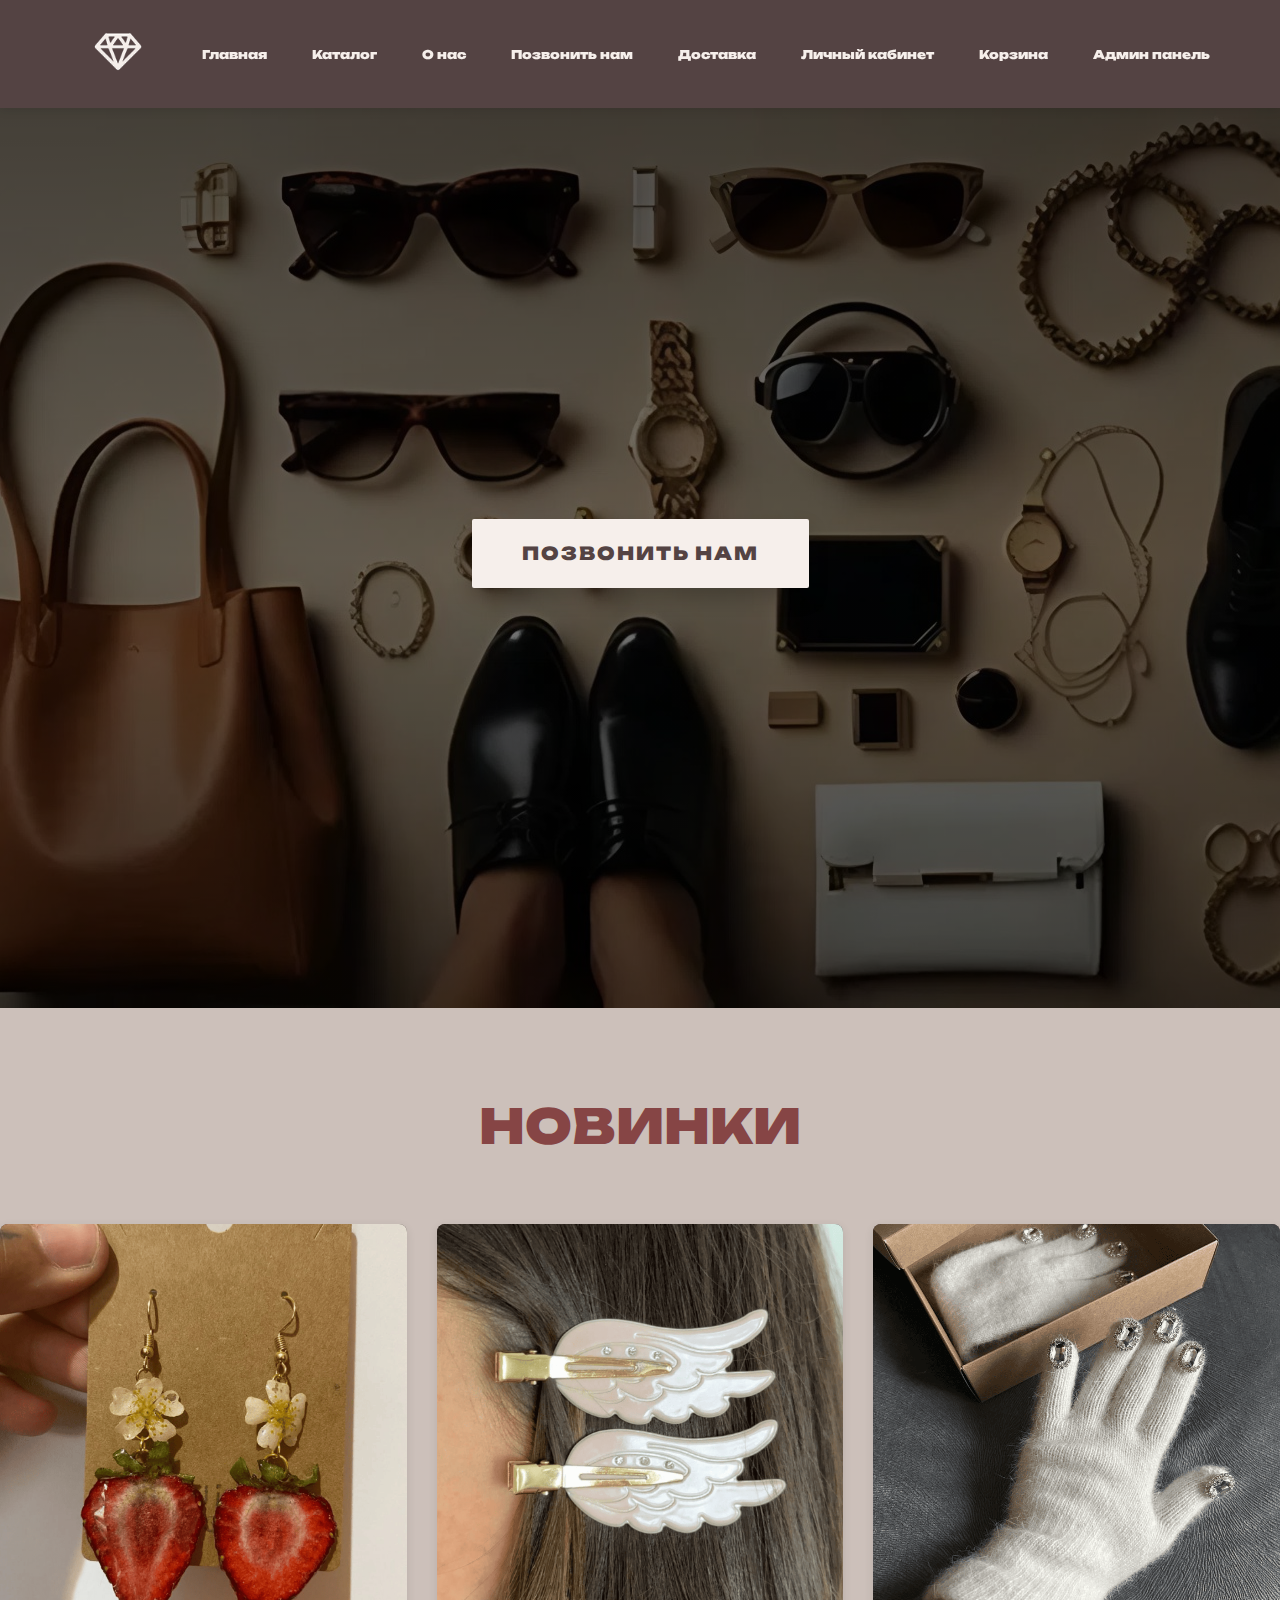
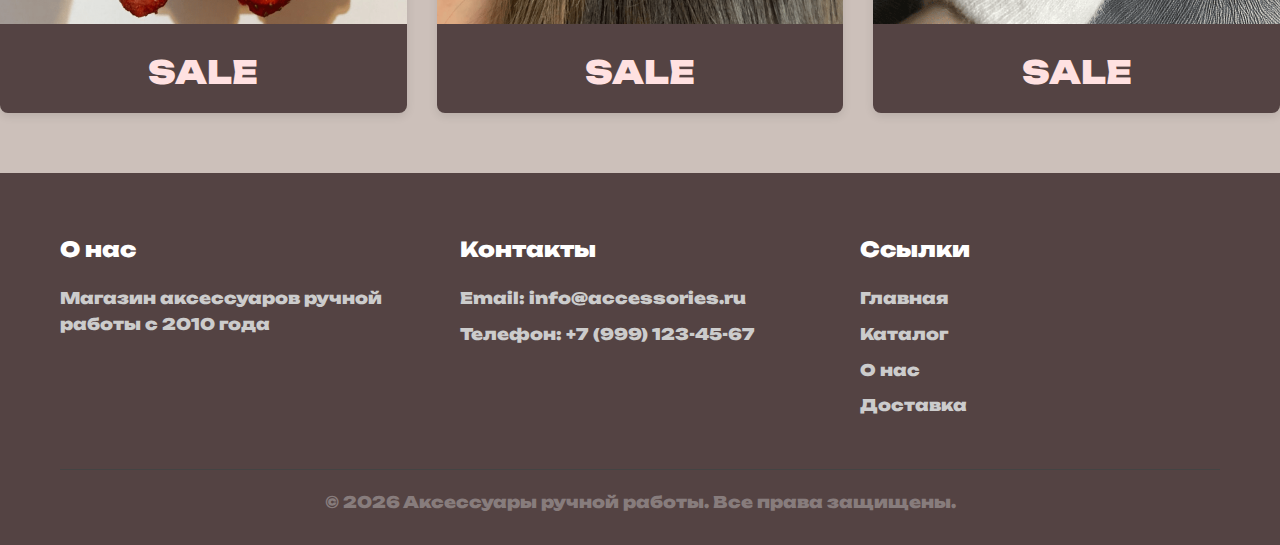
<file: index.html>
<!DOCTYPE html>
<html lang="ru">
<head>
    <meta charset="UTF-8">
    <meta name="viewport" content="width=device-width, initial-scale=1.0">
    <title>Главная - Аксессуары ручной работы</title>
    <link rel="stylesheet" href="css/style.css">
    <link rel="stylesheet" href="css/responsive.css">
    <link rel="stylesheet" href="https://cdnjs.cloudflare.com/ajax/libs/font-awesome/6.4.0/css/all.min.css">
</head>
<body>
    <!-- Хэдер -->
    <header class="header">
        <div class="container">
            <div class="header-inner">
                <a href="index.html" class="logo">
                    <img src="images/logo.png" alt="Логотип">
                </a>
                
                <nav class="nav">
                    <ul class="nav-list">
                        <li><a href="index.html">Главная</a></li>
                        <li><a href="catalog.html">Каталог</a></li>
                        <li><a href="about.html">О нас</a></li>
                        <li><a href="call.html">Позвонить нам</a></li>
                        <li><a href="delivery.html">Доставка</a></li>
                        <li><a href="account.html">Личный кабинет</a></li>
                        <li><a href="cart.html">Корзина</a></li>
                        <li><a href="admin.html">Админ панель</a></li>
                    </ul>
                </nav>
                
                <div class="burger-menu">
                    <span></span>
                    <span></span>
                    <span></span>
                </div>
            </div>
        </div>
    </header>

    <!-- Мобильное меню -->
    <div class="mobile-menu">
        <ul class="mobile-nav">
            <li><a href="index.html" class="active">Главная</a></li>
            <li><a href="catalog.html">Каталог</a></li>
            <li><a href="about.html">О нас</a></li>
            <li><a href="call.html">Позвонить нам</a></li>
            <li><a href="delivery.html">Доставка</a></li>
            <li><a href="account.html">Личный кабинет</a></li>
            <li><a href="cart.html">Корзина</a></li>
            <li><a href="admin.html">Админ панель</a></li>
        </ul>
    </div>

    <!-- Основной контент -->
    <main class="main">
        <section class="hero-banner">
            <div class="hero-background">
                <img src="images/hero.png" alt="Аксессуары ручной работы">
                <div class="hero-overlay"></div>
            </div>
            
            <div class="hero-content">
                <a href="call.html" class="btn btn-hero">Позвонить нам</a>
            </div>
        </section>

            <section class="new-products">
                <h2>НОВИНКИ</h2>
                <div class="products-grid">
                    <div class="product-card">
                        <a href="catalog.html">
                            <img src="images/product2.png" alt="Новый аксессуар">
                        </a>
                        <h3>SALE</h3>
                    </div>
                    <div class="product-card">
                        <a href="catalog.html">
                            <img src="images/product5.png" alt="Новый аксессуар">
                        </a>
                        <h3>SALE</h3>
                    </div>
                    <div class="product-card">
                        <a href="catalog.html">
                            <img src="images/product8.png" alt="Новый аксессуар">
                        </a>
                        <h3>SALE</h3>
                    </div>
                </div>
            </section>
        </div>
    </main>

    <!-- Футер -->
    <footer class="footer">
        <div class="container">
            <div class="footer-content">
                <div class="footer-section">
                    <h3>О нас</h3>
                    <p>Магазин аксессуаров ручной работы с 2010 года</p>
                </div>
                <div class="footer-section">
                    <h3>Контакты</h3>
                    <p>Email: info@accessories.ru</p>
                    <p>Телефон: +7 (999) 123-45-67</p>
                </div>
                <div class="footer-section">
                    <h3>Ссылки</h3>
                    <ul class="footer-links">
                        <li><a href="index.html">Главная</a></li>
                        <li><a href="catalog.html">Каталог</a></li>
                        <li><a href="about.html">О нас</a></li>
                        <li><a href="delivery.html">Доставка</a></li>
                    </ul>
                </div>
            </div>
            <div class="footer-bottom">
                <p>&copy; 2026 Аксессуары ручной работы. Все права защищены.</p>
            </div>
        </div>
    </footer>

    <script src="js/main.js"></script>
</body>
</html>
</file>
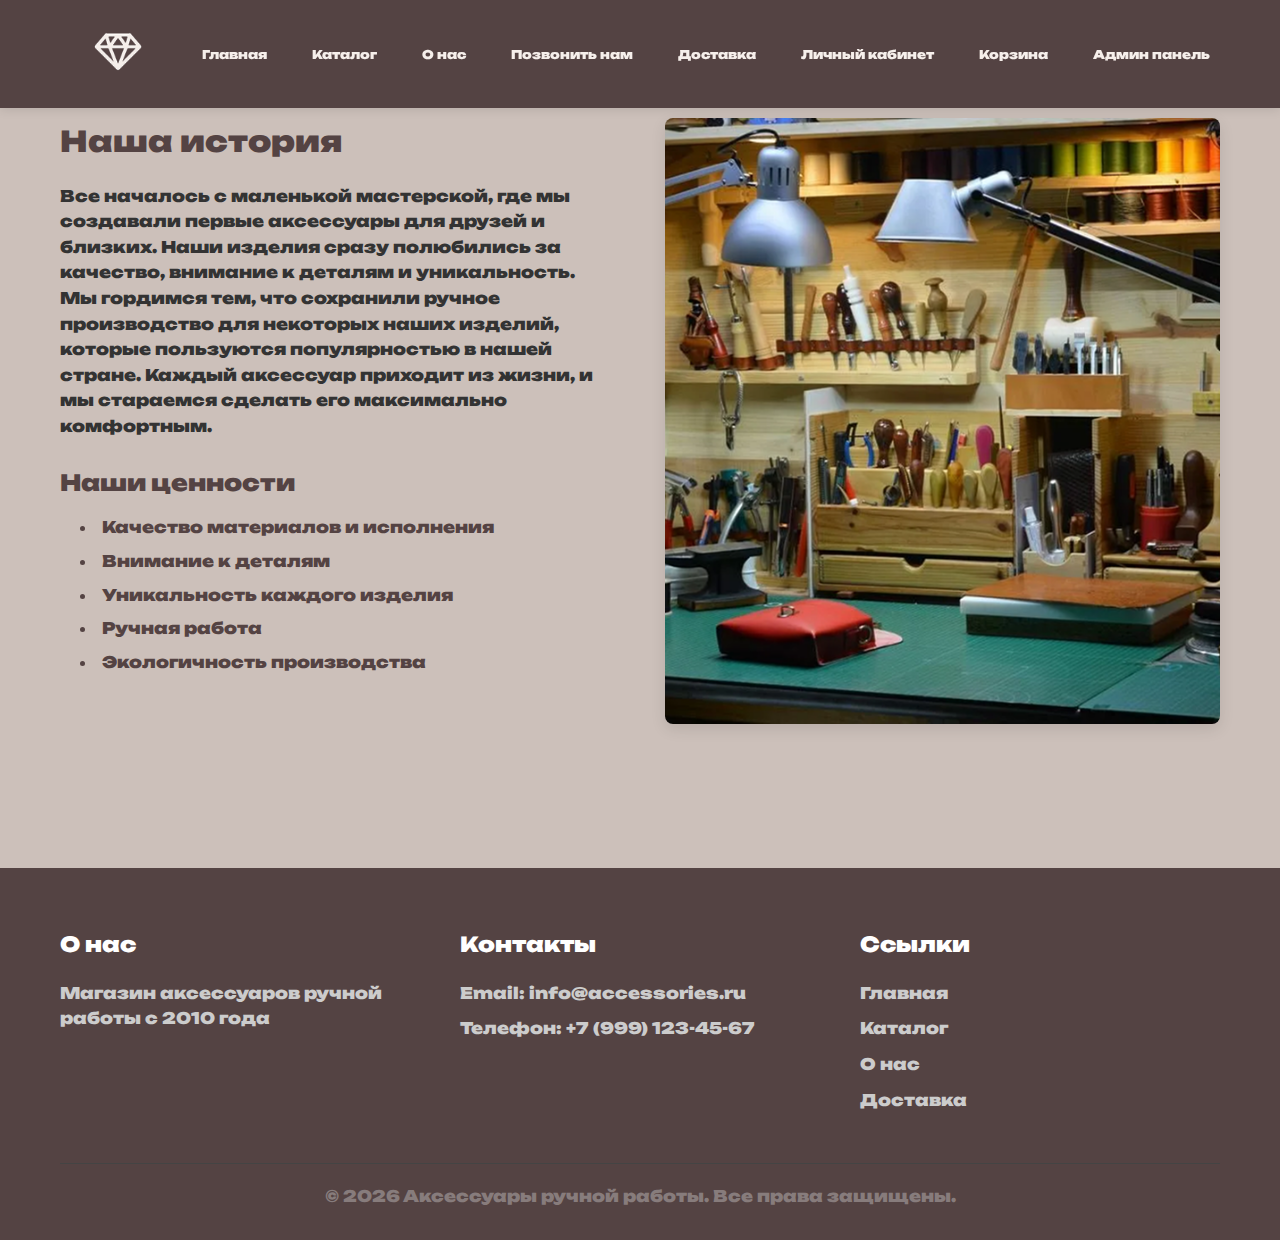
<file: about.html>
<!DOCTYPE html>
<html lang="ru">
<head>
    <meta charset="UTF-8">
    <meta name="viewport" content="width=device-width, initial-scale=1.0">
    <title>О нас - Аксессуары ручной работы</title>
    <link rel="stylesheet" href="css/style.css">
    <link rel="stylesheet" href="css/responsive.css">
    <link rel="stylesheet" href="https://cdnjs.cloudflare.com/ajax/libs/font-awesome/6.4.0/css/all.min.css">
</head>
<body>
    <header class="header">
        <div class="container">
            <div class="header-inner">
                <a href="index.html" class="logo">
                    <img src="images/logo.png" alt="Логотип">
                </a>
                
                <nav class="nav">
                    <ul class="nav-list">
                        <li><a href="index.html">Главная</a></li>
                        <li><a href="catalog.html">Каталог</a></li>
                        <li><a href="about.html">О нас</a></li>
                        <li><a href="call.html">Позвонить нам</a></li>
                        <li><a href="delivery.html">Доставка</a></li>
                        <li><a href="account.html">Личный кабинет</a></li>
                        <li><a href="cart.html">Корзина</a></li>
                        <li><a href="admin.html">Админ панель</a></li>
                    </ul>
                </nav>
                
                <div class="burger-menu">
                    <span></span>
                    <span></span>
                    <span></span>
                </div>
            </div>
        </div>
    </header>

    <div class="mobile-menu">
        <ul class="mobile-nav">
            <li><a href="index.html">Главная</a></li>
            <li><a href="catalog.html">Каталог</a></li>
            <li><a href="about.html" class="active">О нас</a></li>
            <li><a href="call.html">Позвонить нам</a></li>
            <li><a href="delivery.html">Доставка</a></li>
            <li><a href="account.html">Личный кабинет</a></li>
            <li><a href="cart.html">Корзина</a></li>
            <li><a href="admin.html">Админ панель</a></li>
        </ul>
    </div>

    <main class="main">
        <div class="container">            
            <section class="about-section">
                <div class="about-content">
                    <h2>Наша история</h2>
                    <p>Все началось с маленькой мастерской, где мы создавали первые аксессуары для друзей и близких. Наши изделия сразу полюбились за качество, внимание к деталям и уникальность.</p>
                    
                    <p>Мы гордимся тем, что сохранили ручное производство для некоторых наших изделий, которые пользуются популярностью в нашей стране. Каждый аксессуар приходит из жизни, и мы стараемся сделать его максимально комфортным.</p>
                    
                    <h3>Наши ценности</h3>
                    <ul>
                        <li>Качество материалов и исполнения</li>
                        <li>Внимание к деталям</li>
                        <li>Уникальность каждого изделия</li>
                        <li>Ручная работа</li>
                        <li>Экологичность производства</li>
                    </ul>
                </div>
                
                <div class="about-image">
                    <img src="images/about.png" alt="Наша мастерская">
                </div>
            </section>
        </div>
    </main>

    <footer class="footer">
        <div class="container">
            <div class="footer-content">
                <div class="footer-section">
                    <h3>О нас</h3>
                    <p>Магазин аксессуаров ручной работы с 2010 года</p>
                </div>
                <div class="footer-section">
                    <h3>Контакты</h3>
                    <p>Email: info@accessories.ru</p>
                    <p>Телефон: +7 (999) 123-45-67</p>
                </div>
                <div class="footer-section">
                    <h3>Ссылки</h3>
                    <ul class="footer-links">
                        <li><a href="index.html">Главная</a></li>
                        <li><a href="catalog.html">Каталог</a></li>
                        <li><a href="about.html">О нас</a></li>
                        <li><a href="delivery.html">Доставка</a></li>
                    </ul>
                </div>
            </div>
            <div class="footer-bottom">
                <p>&copy; 2026 Аксессуары ручной работы. Все права защищены.</p>
            </div>
        </div>
    </footer>

    <script src="js/main.js"></script>
</body>
</html>
</file>
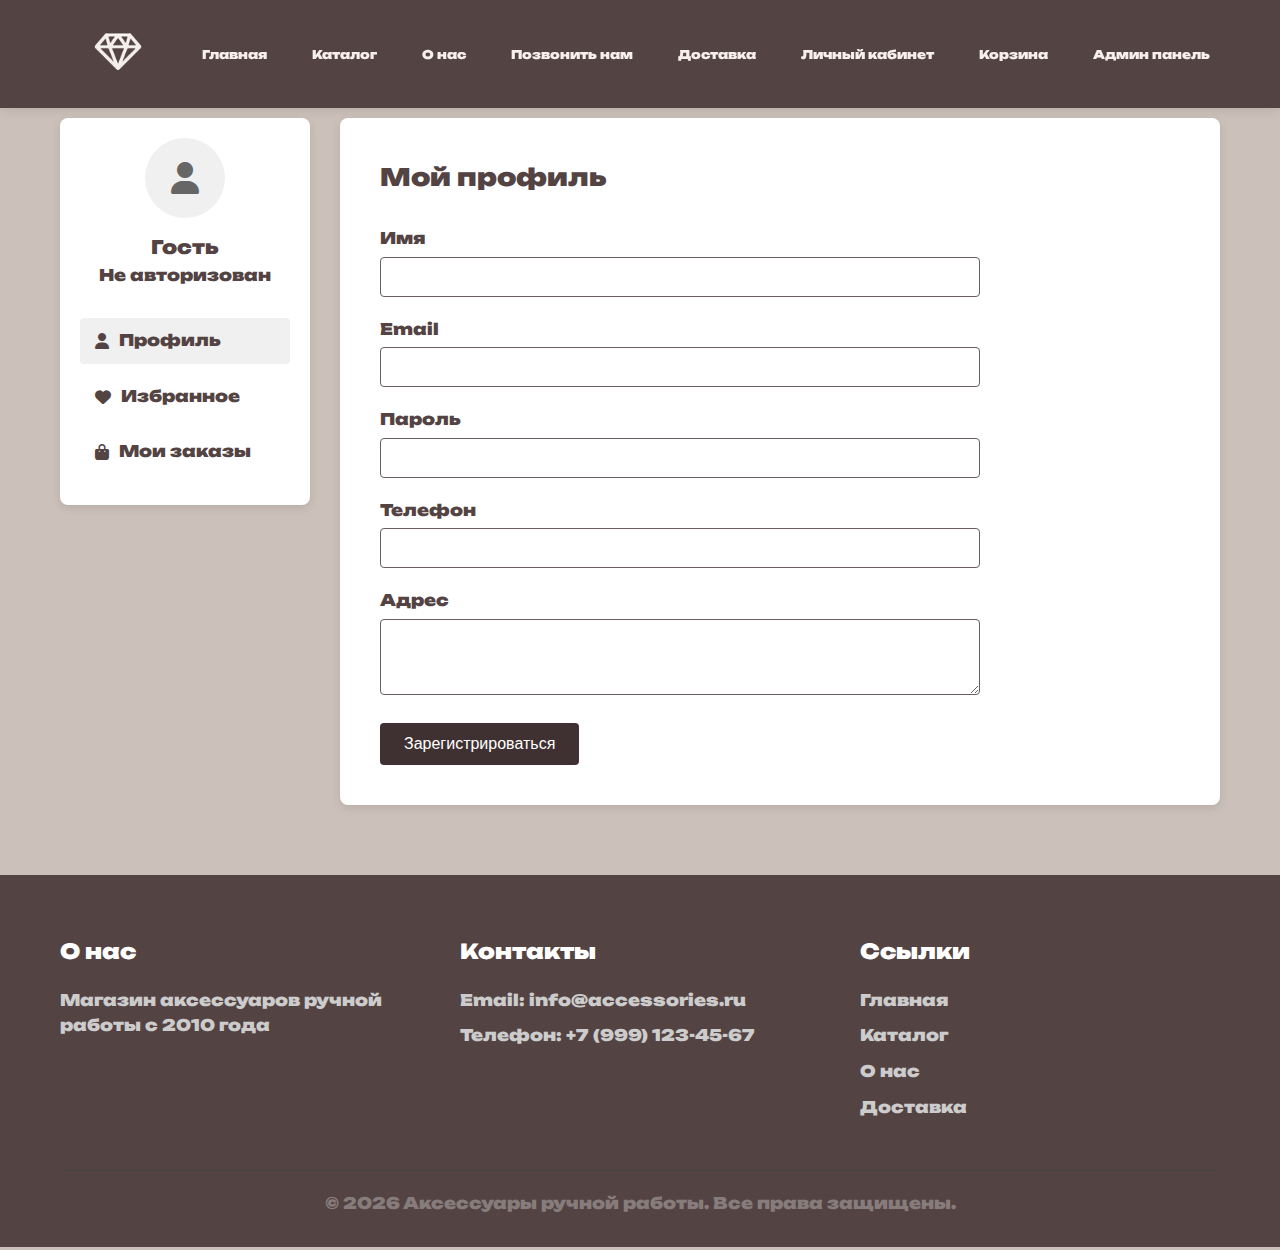
<file: account.html>
<!DOCTYPE html>
<html lang="ru">
<head>
    <meta charset="UTF-8">
    <meta name="viewport" content="width=device-width, initial-scale=1.0">
    <title>Личный кабинет - Аксессуары ручной работы</title>
    <link rel="stylesheet" href="css/style.css">
    <link rel="stylesheet" href="css/responsive.css">
    <link rel="stylesheet" href="https://cdnjs.cloudflare.com/ajax/libs/font-awesome/6.4.0/css/all.min.css">
</head>
<body>
    <header class="header">
        <div class="container">
            <div class="header-inner">
                <a href="index.html" class="logo">
                    <img src="images/logo.png" alt="Логотип">
                </a>
                
                <nav class="nav">
                    <ul class="nav-list">
                        <li><a href="index.html">Главная</a></li>
                        <li><a href="catalog.html">Каталог</a></li>
                        <li><a href="about.html">О нас</a></li>
                        <li><a href="call.html">Позвонить нам</a></li>
                        <li><a href="delivery.html">Доставка</a></li>
                        <li><a href="account.html">Личный кабинет</a></li>
                        <li><a href="cart.html">Корзина</a></li>
                        <li><a href="admin.html">Админ панель</a></li>
                    </ul>
                </nav>
                
                <div class="burger-menu">
                    <span></span>
                    <span></span>
                    <span></span>
                </div>
            </div>
        </div>
    </header>

    <div class="mobile-menu">
        <ul class="mobile-nav">
            <li><a href="index.html">Главная</a></li>
            <li><a href="catalog.html">Каталог</a></li>
            <li><a href="about.html">О нас</a></li>
            <li><a href="call.html">Позвонить нам</a></li>
            <li><a href="delivery.html">Доставка</a></li>
            <li><a href="account.html" class="active">Личный кабинет</a></li>
            <li><a href="cart.html">Корзина</a></li>
            <li><a href="admin.html">Админ панель</a></li>
        </ul>
    </div>

    <main class="main">
        <div class="container">            
            <div class="account-container">
                <div class="account-sidebar">
                    <div class="user-info">
                        <div class="avatar">
                            <i class="fas fa-user"></i>
                        </div>
                        <h3 id="username">Гость</h3>
                        <p id="user-email">Не авторизован</p>
                    </div>
                    
                    <ul class="account-menu">
                        <li class="active"><a href="#" data-tab="profile"><i class="fas fa-user"></i> Профиль</a></li>
                        <li><a href="#" data-tab="favorites"><i class="fas fa-heart"></i> Избранное</a></li>
                        <li><a href="#" data-tab="orders"><i class="fas fa-shopping-bag"></i> Мои заказы</a></li>
                    </ul>
                </div>
                
                <div class="account-content">
                    <!-- Профиль -->
                    <div id="profile-tab" class="tab-content active">
                        <h2>Мой профиль</h2>
                        
                        <div class="profile-form">
                            <form id="registration-form">
                                <div class="form-group">
                                    <label for="name">Имя</label>
                                    <input type="text" id="name" required>
                                </div>
                                
                                <div class="form-group">
                                    <label for="email">Email</label>
                                    <input type="email" id="email" required>
                                </div>
                                
                                <div class="form-group">
                                    <label for="password">Пароль</label>
                                    <input type="password" id="password" required>
                                </div>
                                
                                <div class="form-group">
                                    <label for="phone">Телефон</label>
                                    <input type="tel" id="phone">
                                </div>
                                
                                <div class="form-group">
                                    <label for="address">Адрес</label>
                                    <textarea id="address" rows="3"></textarea>
                                </div>
                                
                                <button type="submit" class="btn">Зарегистрироваться</button>
                            </form>
                            
                            <div id="registration-success" class="success-message" style="display: none;">
                                <i class="fas fa-check-circle"></i>
                                <p>Вы успешно зарегистрированы!</p>
                            </div>
                        </div>
                    </div>
                    
                    <!-- Избранное -->
                    <div id="favorites-tab" class="tab-content">
                        <h2>Избранное</h2>
                        
                        <div id="favorites-list" class="products-grid">
                            <!-- Товары из избранного будут загружены через JavaScript -->
                        </div>
                        
                        <div id="empty-favorites" class="empty-message" style="display: none;">
                            <i class="fas fa-heart fa-3x"></i>
                            <h3>В избранном пока пусто</h3>
                            <p>Добавляйте товары в избранное, нажимая на сердечко в каталоге</p>
                            <a href="catalog.html" class="btn">Перейти в каталог</a>
                        </div>
                    </div>
                    
                    <!-- Мои заказы -->
                    <div id="orders-tab" class="tab-content">
                        <h2>Мои заказы</h2>
                        
                        <div id="orders-list">
                            <!-- Заказы будут загружены через JavaScript -->
                        </div>
                        
                        <div id="empty-orders" class="empty-message" style="display: none;">
                            <i class="fas fa-shopping-bag fa-3x"></i>
                            <h3>У вас пока нет заказов</h3>
                            <p>Сделайте свой первый заказ!</p>
                            <a href="catalog.html" class="btn">Перейти в каталог</a>
                        </div>
                    </div>
                    
                    <!-- Настройки -->
                    <div id="settings-tab" class="tab-content">
                        <h2>Настройки</h2>
                        
                        <div class="settings-form">
                            <div class="form-group">
                                <label for="notifications">Уведомления</label>
                                <select id="notifications">
                                    <option value="all">Все уведомления</option>
                                    <option value="important">Только важные</option>
                                    <option value="none">Не получать</option>
                                </select>
                            </div>
                            
                            <div class="form-group">
                                <label for="theme">Тема оформления</label>
                                <select id="theme">
                                    <option value="light">Светлая</option>
                                    <option value="dark">Темная</option>
                                    <option value="auto">Авто</option>
                                </select>
                            </div>
                            
                            <div class="form-group">
                                <label>
                                    <input type="checkbox" id="newsletter">
                                    Подписаться на рассылку
                                </label>
                            </div>
                            
                            <button id="save-settings" class="btn">Сохранить настройки</button>
                            <button id="logout" class="btn btn-secondary">Выйти</button>
                        </div>
                    </div>
                </div>
            </div>
        </div>
    </main>

    <footer class="footer">
        <div class="container">
            <div class="footer-content">
                <div class="footer-section">
                    <h3>О нас</h3>
                    <p>Магазин аксессуаров ручной работы с 2010 года</p>
                </div>
                <div class="footer-section">
                    <h3>Контакты</h3>
                    <p>Email: info@accessories.ru</p>
                    <p>Телефон: +7 (999) 123-45-67</p>
                </div>
                <div class="footer-section">
                    <h3>Ссылки</h3>
                    <ul class="footer-links">
                        <li><a href="index.html">Главная</a></li>
                        <li><a href="catalog.html">Каталог</a></li>
                        <li><a href="about.html">О нас</a></li>
                        <li><a href="delivery.html">Доставка</a></li>
                    </ul>
                </div>
            </div>
            <div class="footer-bottom">
                <p>&copy; 2026 Аксессуары ручной работы. Все права защищены.</p>
            </div>
        </div>
    </footer>

    <script src="js/main.js"></script>
    <script>
        document.addEventListener('DOMContentLoaded', function() {
            // Переключение между вкладками
            const tabLinks = document.querySelectorAll('.account-menu a');
            const tabContents = document.querySelectorAll('.tab-content');
            
            tabLinks.forEach(link => {
                link.addEventListener('click', function(e) {
                    e.preventDefault();
                    
                    const tabId = this.getAttribute('data-tab');
                    
                    // Убираем активный класс у всех вкладок
                    tabLinks.forEach(l => l.parentElement.classList.remove('active'));
                    tabContents.forEach(content => content.classList.remove('active'));
                    
                    // Добавляем активный класс текущей вкладке
                    this.parentElement.classList.add('active');
                    document.getElementById(tabId + '-tab').classList.add('active');
                });
            });
            
            // Форма регистрации
            const registrationForm = document.getElementById('registration-form');
            const successMessage = document.getElementById('registration-success');
            
            if (registrationForm) {
                registrationForm.addEventListener('submit', function(e) {
                    e.preventDefault();
                    
                    const name = document.getElementById('name').value;
                    const email = document.getElementById('email').value;
                    
                    // Сохраняем данные пользователя
                    const userData = {
                        name: name,
                        email: email,
                        phone: document.getElementById('phone').value,
                        address: document.getElementById('address').value
                    };
                    
                    localStorage.setItem('user', JSON.stringify(userData));
                    
                    // Обновляем информацию в сайдбаре
                    document.getElementById('username').textContent = name;
                    document.getElementById('user-email').textContent = email;
                    
                    // Показываем сообщение об успехе
                    successMessage.style.display = 'flex';
                    
                    // Скрываем сообщение через 5 секунд
                    setTimeout(() => {
                        successMessage.style.display = 'none';
                    }, 5000);
                });
            }
            
            // Загрузка избранного
            function loadFavorites() {
                const favoritesContainer = document.getElementById('favorites-list');
                const emptyMessage = document.getElementById('empty-favorites');
                
                const favorites = JSON.parse(localStorage.getItem('favorites') || '[]');
                
                if (favorites.length === 0) {
                    favoritesContainer.style.display = 'none';
                    emptyMessage.style.display = 'block';
                    return;
                }
                
                favoritesContainer.style.display = 'grid';
                emptyMessage.style.display = 'none';
                favoritesContainer.innerHTML = '';
                
                favorites.forEach(product => {
                    const productCard = document.createElement('div');
                    productCard.className = 'product-card';
                    productCard.innerHTML = `
                        <img src="${product.image}" alt="${product.name}" onerror="this.src='images/product1.png'">
                        <h3>${product.name}</h3>
                        <p class="price">${product.price} ₽</p>
                        <div class="product-actions">
                            <button class="btn btn-secondary remove-from-favorites" data-id="${product.id}">Удалить</button>
                            <button class="btn add-to-cart-from-fav" data-id="${product.id}">В корзину</button>
                        </div>
                    `;
                    favoritesContainer.appendChild(productCard);
                });
            }
            
            // Обработчики для кнопок в избранном
            document.addEventListener('click', function(e) {
                if (e.target.classList.contains('remove-from-favorites')) {
                    const productId = parseInt(e.target.getAttribute('data-id'));
                    let favorites = JSON.parse(localStorage.getItem('favorites') || '[]');
                    
                    favorites = favorites.filter(product => product.id !== productId);
                    localStorage.setItem('favorites', JSON.stringify(favorites));
                    
                    loadFavorites();
                }
                
                if (e.target.classList.contains('add-to-cart-from-fav')) {
                    const productId = parseInt(e.target.getAttribute('data-id'));
                    let favorites = JSON.parse(localStorage.getItem('favorites') || '[]');
                    let cart = JSON.parse(localStorage.getItem('cart') || '[]');
                    
                    const product = favorites.find(p => p.id === productId);
                    
                    if (product && !cart.some(item => item.id === productId)) {
                        cart.push({
                            ...product,
                            quantity: 1
                        });
                        localStorage.setItem('cart', JSON.stringify(cart));
                        
                        alert('Товар добавлен в корзину!');
                    }
                }
            });
            
            // Загрузка заказов
            function loadOrders() {
                const ordersContainer = document.getElementById('orders-list');
                const emptyMessage = document.getElementById('empty-orders');
                
                const orders = JSON.parse(localStorage.getItem('orders') || '[]');
                
                if (orders.length === 0) {
                    ordersContainer.style.display = 'none';
                    emptyMessage.style.display = 'block';
                    return;
                }
                
                ordersContainer.style.display = 'block';
                emptyMessage.style.display = 'none';
                ordersContainer.innerHTML = '';
                
                orders.reverse().forEach(order => {
                    const orderElement = document.createElement('div');
                    orderElement.className = 'order-card';
                    orderElement.innerHTML = `
                        <div class="order-header">
                            <div>
                                <h4>Заказ #${order.id}</h4>
                                <p class="order-date">${order.date}</p>
                            </div>
                            <span class="order-status ${order.status}">${getStatusText(order.status)}</span>
                        </div>
                        <div class="order-items">
                            ${order.items.map(item => `
                                <div class="order-item">
                                    <span>${item.name}</span>
                                    <span>${item.quantity} × ${item.price} ₽ = ${item.quantity * item.price} ₽</span>
                                </div>
                            `).join('')}
                        </div>
                        <div class="order-total">
                            <span>Итого:</span>
                            <span class="total-price">${order.total} ₽</span>
                        </div>
                    `;
                    ordersContainer.appendChild(orderElement);
                });
            }
            
            function getStatusText(status) {
                const statusMap = {
                    'pending': 'Обрабатывается',
                    'processing': 'В обработке',
                    'shipped': 'Отправлен',
                    'delivered': 'Доставлен',
                    'cancelled': 'Отменен'
                };
                return statusMap[status] || status;
            }
            
            // Выход
            document.getElementById('logout').addEventListener('click', function() {
                localStorage.removeItem('user');
                document.getElementById('username').textContent = 'Гость';
                document.getElementById('user-email').textContent = 'Не авторизован';
                alert('Вы вышли из аккаунта');
            });
            
            // Загрузка данных пользователя
            const userData = JSON.parse(localStorage.getItem('user') || '{}');
            if (userData.name) {
                document.getElementById('username').textContent = userData.name;
                document.getElementById('user-email').textContent = userData.email;
                document.getElementById('name').value = userData.name || '';
                document.getElementById('email').value = userData.email || '';
                document.getElementById('phone').value = userData.phone || '';
                document.getElementById('address').value = userData.address || '';
            }
            
            // Загрузка настроек
            const settings = JSON.parse(localStorage.getItem('settings') || '{}');
            if (settings.notifications) {
                document.getElementById('notifications').value = settings.notifications;
            }
            if (settings.theme) {
                document.getElementById('theme').value = settings.theme;
            }
            if (settings.newsletter !== undefined) {
                document.getElementById('newsletter').checked = settings.newsletter;
            }
            
            // Загрузка данных при открытии вкладок
            loadFavorites();
            loadOrders();
        });
    </script>
</body>
</html>
</file>
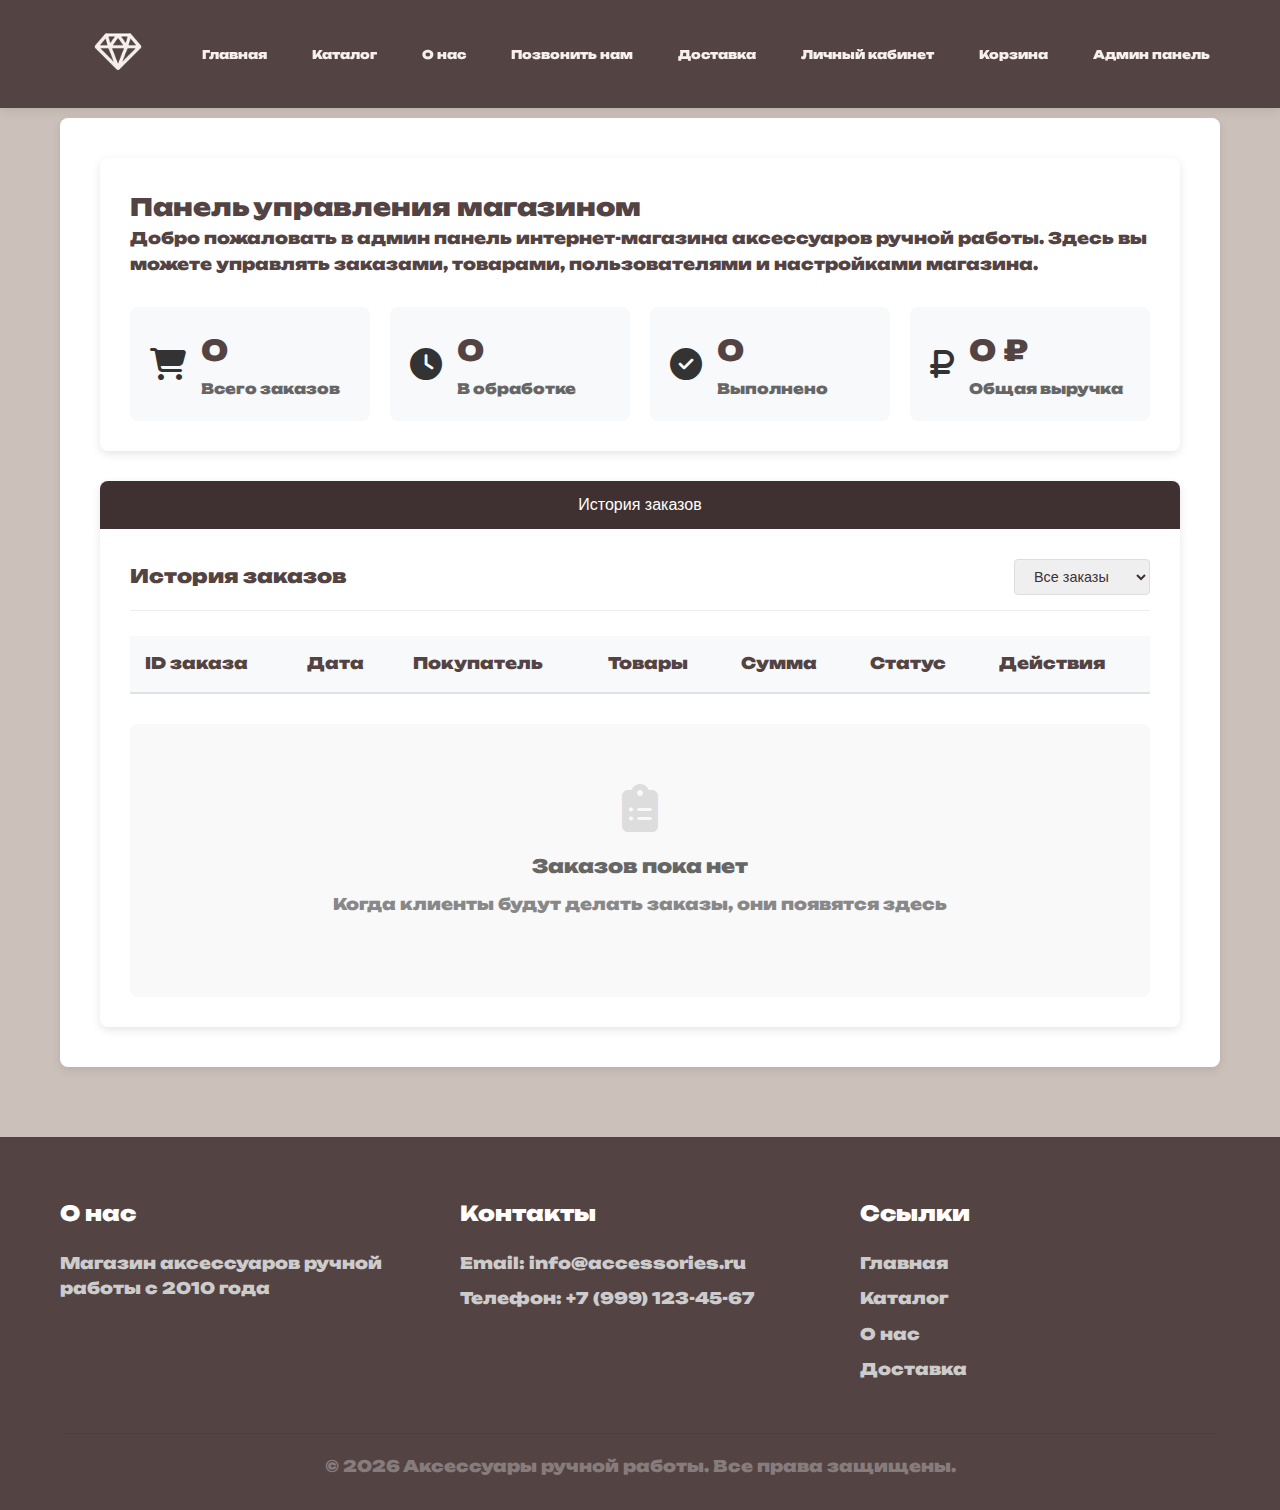
<file: admin.html>
<!DOCTYPE html>
<html lang="ru">
<head>
    <meta charset="UTF-8">
    <meta name="viewport" content="width=device-width, initial-scale=1.0">
    <title>Админ панель - Аксессуары ручной работы</title>
    <link rel="stylesheet" href="css/style.css">
    <link rel="stylesheet" href="css/responsive.css">
    <link rel="stylesheet" href="https://cdnjs.cloudflare.com/ajax/libs/font-awesome/6.4.0/css/all.min.css">
</head>
<body>
    <header class="header">
        <div class="container">
            <div class="header-inner">
                <a href="index.html" class="logo">
                    <img src="images/logo.png" alt="Логотип">
                </a>
                
                <nav class="nav">
                    <ul class="nav-list">
                        <li><a href="index.html">Главная</a></li>
                        <li><a href="catalog.html">Каталог</a></li>
                        <li><a href="about.html">О нас</a></li>
                        <li><a href="call.html">Позвонить нам</a></li>
                        <li><a href="delivery.html">Доставка</a></li>
                        <li><a href="account.html">Личный кабинет</a></li>
                        <li><a href="cart.html">Корзина</a></li>
                        <li><a href="admin.html">Админ панель</a></li>
                    </ul>
                </nav>
                
                <div class="burger-menu">
                    <span></span>
                    <span></span>
                    <span></span>
                </div>
            </div>
        </div>
    </header>

    <div class="mobile-menu">
        <ul class="mobile-nav">
            <li><a href="index.html">Главная</a></li>
            <li><a href="catalog.html">Каталог</a></li>
            <li><a href="about.html">О нас</a></li>
            <li><a href="call.html">Позвонить нам</a></li>
            <li><a href="delivery.html">Доставка</a></li>
            <li><a href="account.html">Личный кабинет</a></li>
            <li><a href="cart.html">Корзина</a></li>
            <li><a href="admin.html" class="active">Админ панель</a></li>
        </ul>
    </div>

    <main class="main">
        <div class="container">            
            <div class="admin-container">
                <div class="admin-welcome">
                    <h2>Панель управления магазином</h2>
                    <p>Добро пожаловать в админ панель интернет-магазина аксессуаров ручной работы. Здесь вы можете управлять заказами, товарами, пользователями и настройками магазина.</p>
                    
                    <div class="admin-stats">
                        <div class="stat-card">
                            <i class="fas fa-shopping-cart"></i>
                            <div>
                                <h3 id="total-orders">0</h3>
                                <p>Всего заказов</p>
                            </div>
                        </div>
                        <div class="stat-card">
                            <i class="fas fa-clock"></i>
                            <div>
                                <h3 id="pending-orders">0</h3>
                                <p>В обработке</p>
                            </div>
                        </div>
                        <div class="stat-card">
                            <i class="fas fa-check-circle"></i>
                            <div>
                                <h3 id="completed-orders">0</h3>
                                <p>Выполнено</p>
                            </div>
                        </div>
                        <div class="stat-card">
                            <i class="fas fa-ruble-sign"></i>
                            <div>
                                <h3 id="total-revenue">0 ₽</h3>
                                <p>Общая выручка</p>
                            </div>
                        </div>
                    </div>
                </div>
                
                <div class="admin-tabs">
                    <div class="tabs-header">
                        <button class="tab-btn active" data-tab="orders">История заказов</button>
                    </div>
                    
                    <!-- Вкладка История заказов -->
                    <div id="orders-tab" class="tab-content active">
                        <div class="tab-header">
                            <h3>История заказов</h3>
                            <div class="filter-orders">
                                <select id="order-filter">
                                    <option value="all">Все заказы</option>
                                    <option value="pending">В обработке</option>
                                    <option value="processing">В процессе</option>
                                    <option value="shipped">Отправлены</option>
                                    <option value="delivered">Доставлены</option>
                                    <option value="cancelled">Отменены</option>
                                </select>
                            </div>
                        </div>
                        
                        <div class="orders-table-container">
                            <table class="orders-table">
                                <thead>
                                    <tr>
                                        <th>ID заказа</th>
                                        <th>Дата</th>
                                        <th>Покупатель</th>
                                        <th>Товары</th>
                                        <th>Сумма</th>
                                        <th>Статус</th>
                                        <th>Действия</th>
                                    </tr>
                                </thead>
                                <tbody id="orders-table-body">
                                    <!-- Заказы будут загружены через JavaScript -->
                                </tbody>
                            </table>
                        </div>
                        
                        <div id="no-orders" class="empty-message" style="display: none;">
                            <i class="fas fa-clipboard-list fa-3x"></i>
                            <h3>Заказов пока нет</h3>
                            <p>Когда клиенты будут делать заказы, они появятся здесь</p>
                        </div>
                    </div>
                    
                    <!-- Вкладка Управление товарами -->
                    <div id="products-tab" class="tab-content">
                        <div class="tab-header">
                            <h3>Управление товарами</h3>
                            <button class="btn" id="add-product-btn">Добавить товар</button>
                        </div>
                        
                        <div class="products-management">
                            <p>В этом разделе вы можете добавлять, редактировать и удалять товары из каталога.</p>
                            <p>Для управления товарами требуется подключение к базе данных.</p>
                            
                            <div class="placeholder-content">
                                <i class="fas fa-boxes fa-4x"></i>
                                <h4>Управление товарами</h4>
                                <p>Функционал управления товарами находится в разработке.</p>
                                <p>Здесь можно будет добавлять новые товары, редактировать существующие, изменять цены и управлять категориями.</p>
                            </div>
                        </div>
                    </div>
                    
                    <!-- Вкладка Настройки -->
                    <div id="settings-tab" class="tab-content">
                        <div class="tab-header">
                            <h3>Настройки магазина</h3>
                        </div>
                        
                        <div class="settings-management">
                            <form id="admin-settings-form">
                                <div class="form-group">
                                    <label for="shop-name">Название магазина</label>
                                    <input type="text" id="shop-name" value="Аксессуары ручной работы">
                                </div>
                                
                                <div class="form-group">
                                    <label for="shop-email">Email для уведомлений</label>
                                    <input type="email" id="shop-email" value="admin@accessories.ru">
                                </div>
                                
                                <div class="form-group">
                                    <label for="delivery-cost">Стоимость доставки (₽)</label>
                                    <input type="number" id="delivery-cost" value="500">
                                </div>
                                
                                <div class="form-group">
                                    <label for="min-order">Минимальная сумма заказа (₽)</label>
                                    <input type="number" id="min-order" value="1000">
                                </div>
                                
                                <div class="form-group">
                                    <label for="order-statuses">Статусы заказов</label>
                                    <textarea id="order-statuses" rows="4">Обрабатывается, В процессе, Отправлен, Доставлен, Отменен</textarea>
                                </div>
                                
                                <div class="form-group">
                                    <label>
                                        <input type="checkbox" id="shop-active" checked>
                                        Магазин активен
                                    </label>
                                </div>
                                
                                <button type="submit" class="btn">Сохранить настройки</button>
                            </form>
                        </div>
                    </div>
                </div>
            </div>
        </div>
    </main>

    <footer class="footer">
        <div class="container">
            <div class="footer-content">
                <div class="footer-section">
                    <h3>О нас</h3>
                    <p>Магазин аксессуаров ручной работы с 2010 года</p>
                </div>
                <div class="footer-section">
                    <h3>Контакты</h3>
                    <p>Email: info@accessories.ru</p>
                    <p>Телефон: +7 (999) 123-45-67</p>
                </div>
                <div class="footer-section">
                    <h3>Ссылки</h3>
                    <ul class="footer-links">
                        <li><a href="index.html">Главная</a></li>
                        <li><a href="catalog.html">Каталог</a></li>
                        <li><a href="about.html">О нас</a></li>
                        <li><a href="delivery.html">Доставка</a></li>
                    </ul>
                </div>
            </div>
            <div class="footer-bottom">
                <p>&copy; 2026 Аксессуары ручной работы. Все права защищены.</p>
            </div>
        </div>
    </footer>

    <script src="js/main.js"></script>
    <script>
        document.addEventListener('DOMContentLoaded', function() {
            // Переключение вкладок
            const tabBtns = document.querySelectorAll('.tab-btn');
            const tabContents = document.querySelectorAll('.admin-tabs .tab-content');
            
            tabBtns.forEach(btn => {
                btn.addEventListener('click', function() {
                    const tabId = this.getAttribute('data-tab');
                    
                    // Убираем активный класс у всех кнопок и вкладок
                    tabBtns.forEach(b => b.classList.remove('active'));
                    tabContents.forEach(content => content.classList.remove('active'));
                    
                    // Добавляем активный класс текущей кнопке и вкладке
                    this.classList.add('active');
                    document.getElementById(tabId + '-tab').classList.add('active');
                });
            });
            
            // Загрузка и отображение статистики
            function loadStatistics() {
                const orders = JSON.parse(localStorage.getItem('orders') || '[]');
                
                // Общая статистика
                const totalOrders = orders.length;
                const pendingOrders = orders.filter(order => order.status === 'pending').length;
                const completedOrders = orders.filter(order => order.status === 'delivered').length;
                const totalRevenue = orders.reduce((sum, order) => sum + order.total, 0);
                
                document.getElementById('total-orders').textContent = totalOrders;
                document.getElementById('pending-orders').textContent = pendingOrders;
                document.getElementById('completed-orders').textContent = completedOrders;
                document.getElementById('total-revenue').textContent = totalRevenue.toLocaleString('ru-RU') + ' ₽';
            }
            
            // Загрузка и отображение заказов
            function loadOrders(filter = 'all') {
                const ordersTableBody = document.getElementById('orders-table-body');
                const noOrdersMessage = document.getElementById('no-orders');
                
                let orders = JSON.parse(localStorage.getItem('orders') || '[]');
                
                // Фильтрация заказов
                if (filter !== 'all') {
                    orders = orders.filter(order => order.status === filter);
                }
                
                if (orders.length === 0) {
                    ordersTableBody.innerHTML = '';
                    noOrdersMessage.style.display = 'block';
                    return;
                }
                
                noOrdersMessage.style.display = 'none';
                ordersTableBody.innerHTML = '';
                
                // Сортируем заказы по дате (новые сначала)
                orders.sort((a, b) => new Date(b.date) - new Date(a.date));
                
                orders.forEach(order => {
                    const row = document.createElement('tr');
                    
                    // Получаем информацию о пользователе
                    const userData = JSON.parse(localStorage.getItem('user') || '{}');
                    const userName = userData.name || 'Гость';
                    const userEmail = userData.email || 'Не указан';
                    
                    // Подсчитываем количество товаров
                    const itemsCount = order.items.reduce((sum, item) => sum + item.quantity, 0);
                    
                    // Определяем класс для статуса
                    const statusClass = order.status || 'pending';
                    const statusText = getStatusText(statusClass);
                    
                    row.innerHTML = `
                        <td>#${order.id}</td>
                        <td>${order.date}</td>
                        <td>
                            <strong>${userName}</strong><br>
                            <small>${userEmail}</small>
                        </td>
                        <td>${itemsCount} товар(ов)</td>
                        <td>${order.total} ₽</td>
                        <td>
                            <span class="status-badge ${statusClass}">${statusText}</span>
                        </td>
                        <td>
                            <div class="action-buttons">
                                <button class="action-btn view-btn" data-id="${order.id}" title="Просмотреть">
                                    <i class="fas fa-eye"></i>
                                </button>
                                <button class="action-btn edit-btn" data-id="${order.id}" title="Изменить статус">
                                    <i class="fas fa-edit"></i>
                                </button>
                                <button class="action-btn delete-btn" data-id="${order.id}" title="Удалить">
                                    <i class="fas fa-trash"></i>
                                </button>
                            </div>
                        </td>
                    `;
                    
                    ordersTableBody.appendChild(row);
                });
                
                // Добавляем обработчики для кнопок действий
                addOrderActionHandlers();
            }
            
            function getStatusText(status) {
                const statusMap = {
                    'pending': 'Обрабатывается',
                    'processing': 'В процессе',
                    'shipped': 'Отправлен',
                    'delivered': 'Доставлен',
                    'cancelled': 'Отменен'
                };
                return statusMap[status] || status;
            }
            
            function addOrderActionHandlers() {
                // Просмотр заказа
                document.querySelectorAll('.view-btn').forEach(btn => {
                    btn.addEventListener('click', function() {
                        const orderId = this.getAttribute('data-id');
                        const orders = JSON.parse(localStorage.getItem('orders') || '[]');
                        const order = orders.find(o => o.id == orderId);
                        
                        if (order) {
                            let itemsList = '';
                            order.items.forEach(item => {
                                itemsList += `${item.name} - ${item.quantity} × ${item.price} ₽ = ${item.quantity * item.price} ₽\n`;
                            });
                            
                            alert(`Детали заказа #${order.id}\n\n` +
                                  `Дата: ${order.date}\n` +
                                  `Статус: ${getStatusText(order.status)}\n` +
                                  `Общая сумма: ${order.total} ₽\n\n` +
                                  `Товары:\n${itemsList}`);
                        }
                    });
                });
                
                // Изменение статуса заказа
                document.querySelectorAll('.edit-btn').forEach(btn => {
                    btn.addEventListener('click', function() {
                        const orderId = this.getAttribute('data-id');
                        const orders = JSON.parse(localStorage.getItem('orders') || '[]');
                        const orderIndex = orders.findIndex(o => o.id == orderId);
                        
                        if (orderIndex !== -1) {
                            const newStatus = prompt('Введите новый статус заказа (pending, processing, shipped, delivered, cancelled):', orders[orderIndex].status);
                            
                            if (newStatus && ['pending', 'processing', 'shipped', 'delivered', 'cancelled'].includes(newStatus)) {
                                orders[orderIndex].status = newStatus;
                                localStorage.setItem('orders', JSON.stringify(orders));
                                
                                // Перезагружаем таблицу
                                const currentFilter = document.getElementById('order-filter').value;
                                loadOrders(currentFilter);
                                loadStatistics();
                                
                                alert('Статус заказа обновлен!');
                            }
                        }
                    });
                });
                
                // Удаление заказа
                document.querySelectorAll('.delete-btn').forEach(btn => {
                    btn.addEventListener('click', function() {
                        const orderId = this.getAttribute('data-id');
                        
                        if (confirm('Вы уверены, что хотите удалить этот заказ?')) {
                            let orders = JSON.parse(localStorage.getItem('orders') || '[]');
                            orders = orders.filter(o => o.id != orderId);
                            localStorage.setItem('orders', JSON.stringify(orders));
                            
                            // Перезагружаем таблицу
                            const currentFilter = document.getElementById('order-filter').value;
                            loadOrders(currentFilter);
                            loadStatistics();
                            
                            alert('Заказ удален!');
                        }
                    });
                });
            }
            
            // Фильтрация заказов
            document.getElementById('order-filter').addEventListener('change', function() {
                loadOrders(this.value);
            });
            
            // Форма настроек
            document.getElementById('admin-settings-form').addEventListener('submit', function(e) {
                e.preventDefault();
                alert('Настройки сохранены! (В реальном приложении здесь будет отправка на сервер)');
            });
            
            // Кнопка добавления товара
            document.getElementById('add-product-btn').addEventListener('click', function() {
                alert('Функция добавления товара находится в разработке. В реальном приложении здесь будет форма для добавления нового товара.');
            });
            
            // Инициализация
            loadStatistics();
            loadOrders();
        });
    </script>
</body>
</html>
</file>
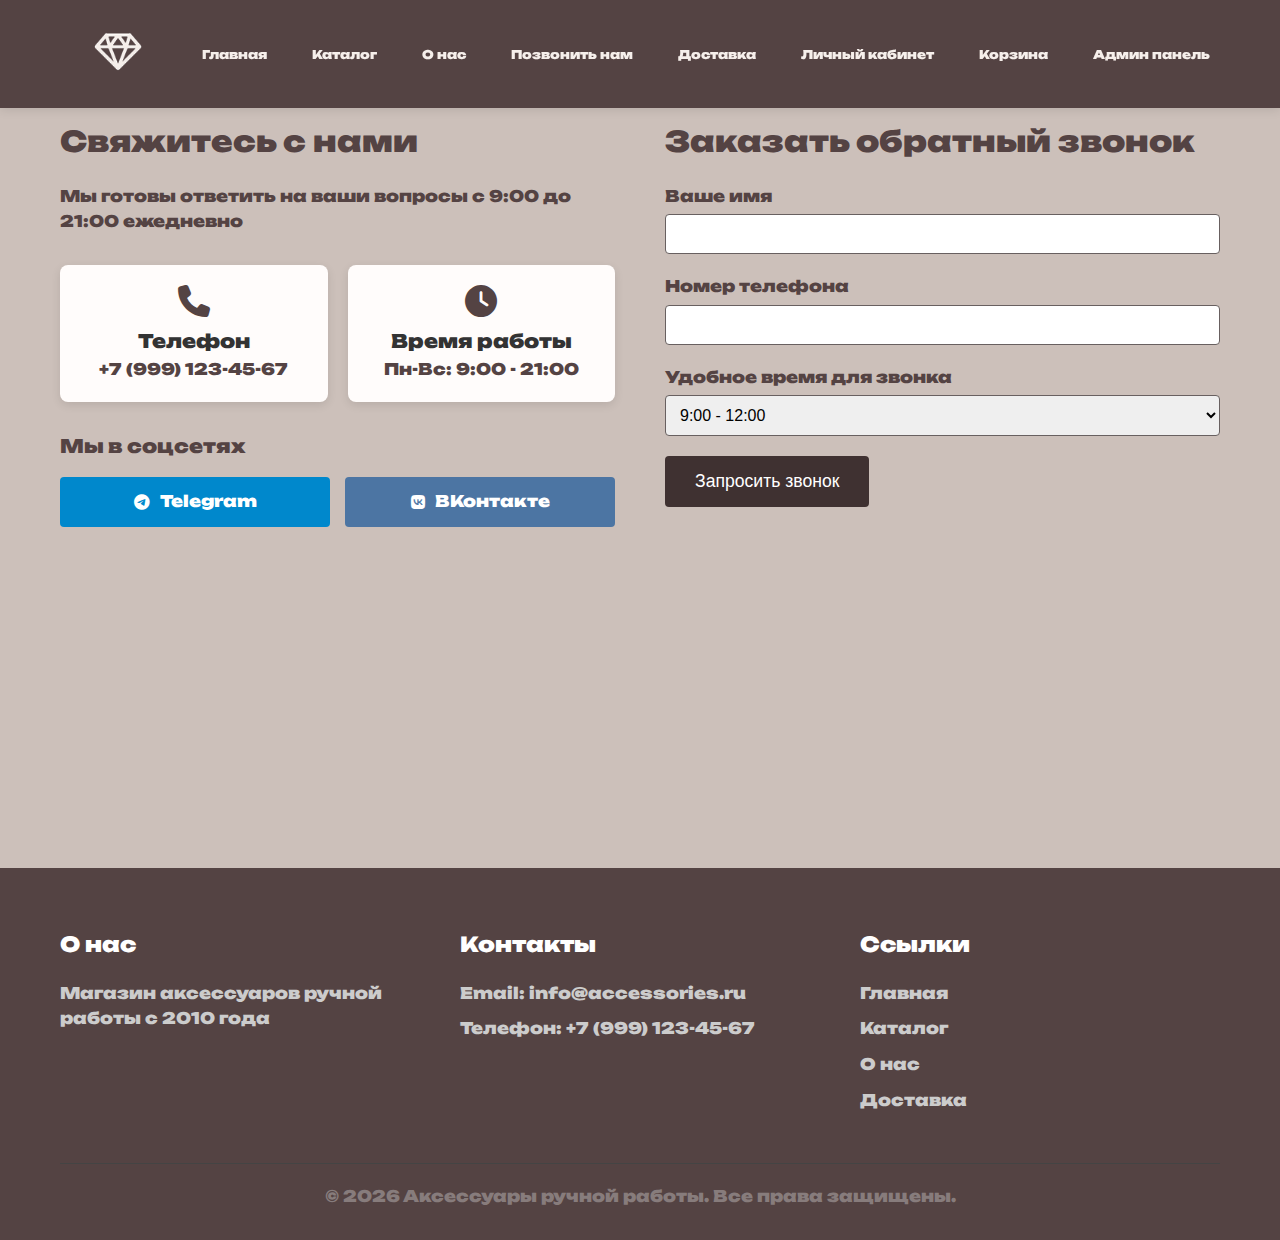
<file: call.html>
<!DOCTYPE html>
<html lang="ru">
<head>
    <meta charset="UTF-8">
    <meta name="viewport" content="width=device-width, initial-scale=1.0">
    <title>Позвонить нам - Аксессуары ручной работы</title>
    <link rel="stylesheet" href="css/style.css">
    <link rel="stylesheet" href="css/responsive.css">
    <link rel="stylesheet" href="https://cdnjs.cloudflare.com/ajax/libs/font-awesome/6.4.0/css/all.min.css">
</head>
<body>
    <header class="header">
        <div class="container">
            <div class="header-inner">
                <a href="index.html" class="logo">
                    <img src="images/logo.png" alt="Логотип">
                </a>
                
                <nav class="nav">
                    <ul class="nav-list">
                        <li><a href="index.html">Главная</a></li>
                        <li><a href="catalog.html">Каталог</a></li>
                        <li><a href="about.html">О нас</a></li>
                        <li><a href="call.html">Позвонить нам</a></li>
                        <li><a href="delivery.html">Доставка</a></li>
                        <li><a href="account.html">Личный кабинет</a></li>
                        <li><a href="cart.html">Корзина</a></li>
                        <li><a href="admin.html">Админ панель</a></li>
                    </ul>
                </nav>
                
                <div class="burger-menu">
                    <span></span>
                    <span></span>
                    <span></span>
                </div>
            </div>
        </div>
    </header>

    <div class="mobile-menu">
        <ul class="mobile-nav">
            <li><a href="index.html">Главная</a></li>
            <li><a href="catalog.html">Каталог</a></li>
            <li><a href="about.html">О нас</a></li>
            <li><a href="call.html" class="active">Позвонить нам</a></li>
            <li><a href="delivery.html">Доставка</a></li>
            <li><a href="account.html">Личный кабинет</a></li>
            <li><a href="cart.html">Корзина</a></li>
            <li><a href="admin.html">Админ панель</a></li>
        </ul>
    </div>

    <main class="main">
        <div class="container">            
            <div class="call-container">
                <div class="call-info">
                    <h2>Свяжитесь с нами</h2>
                    <p>Мы готовы ответить на ваши вопросы с 9:00 до 21:00 ежедневно</p>
                    
                    <div class="contact-methods">
                        <div class="contact-method">
                            <i class="fas fa-phone"></i>
                            <h3>Телефон</h3>
                            <p>+7 (999) 123-45-67</p>
                        </div>
                        
                        <div class="contact-method">
                            <i class="fas fa-clock"></i>
                            <h3>Время работы</h3>
                            <p>Пн-Вс: 9:00 - 21:00</p>
                        </div>
                    </div>
                    
                    <div class="social-links">
                        <h3>Мы в соцсетях</h3>
                        <div class="social-buttons">
                            <a href="https://t.me/accessories_shop" class="social-btn telegram" target="_blank">
                                <i class="fab fa-telegram"></i> Telegram
                            </a>
                            <a href="https://vk.com/accessories_shop" class="social-btn vk" target="_blank">
                                <i class="fab fa-vk"></i> ВКонтакте
                            </a>
                        </div>
                    </div>
                </div>
                
                <div class="call-form">
                    <h2>Заказать обратный звонок</h2>
                    <form id="callback-form">
                        <div class="form-group">
                            <label for="name">Ваше имя</label>
                            <input type="text" id="name" required>
                        </div>
                        
                        <div class="form-group">
                            <label for="phone">Номер телефона</label>
                            <input type="tel" id="phone" required>
                        </div>
                        
                        <div class="form-group">
                            <label for="time">Удобное время для звонка</label>
                            <select id="time">
                                <option value="9-12">9:00 - 12:00</option>
                                <option value="12-15">12:00 - 15:00</option>
                                <option value="15-18">15:00 - 18:00</option>
                                <option value="18-21">18:00 - 21:00</option>
                            </select>
                        </div>
                        
                        <button type="submit" class="btn btn-large">Запросить звонок</button>
                    </form>
                </div>
            </div>
            
            <div id="success-message" class="success-message" style="display: none;">
                <i class="fas fa-check-circle"></i>
                <p>Звонок успешно запрошен! Мы перезвоним вам в указанное время.</p>
            </div>
        </div>
    </main>

    <footer class="footer">
        <div class="container">
            <div class="footer-content">
                <div class="footer-section">
                    <h3>О нас</h3>
                    <p>Магазин аксессуаров ручной работы с 2010 года</p>
                </div>
                <div class="footer-section">
                    <h3>Контакты</h3>
                    <p>Email: info@accessories.ru</p>
                    <p>Телефон: +7 (999) 123-45-67</p>
                </div>
                <div class="footer-section">
                    <h3>Ссылки</h3>
                    <ul class="footer-links">
                        <li><a href="index.html">Главная</a></li>
                        <li><a href="catalog.html">Каталог</a></li>
                        <li><a href="about.html">О нас</a></li>
                        <li><a href="delivery.html">Доставка</a></li>
                    </ul>
                </div>
            </div>
            <div class="footer-bottom">
                <p>&copy; 2026 Аксессуары ручной работы. Все права защищены.</p>
            </div>
        </div>
    </footer>

    <script src="js/main.js"></script>
    <script>
        document.getElementById('callback-form').addEventListener('submit', function(e) {
            e.preventDefault();
            document.getElementById('success-message').style.display = 'block';
            this.reset();
            
            setTimeout(() => {
                document.getElementById('success-message').style.display = 'none';
            }, 5000);
        });
    </script>
</body>
</html>
</file>
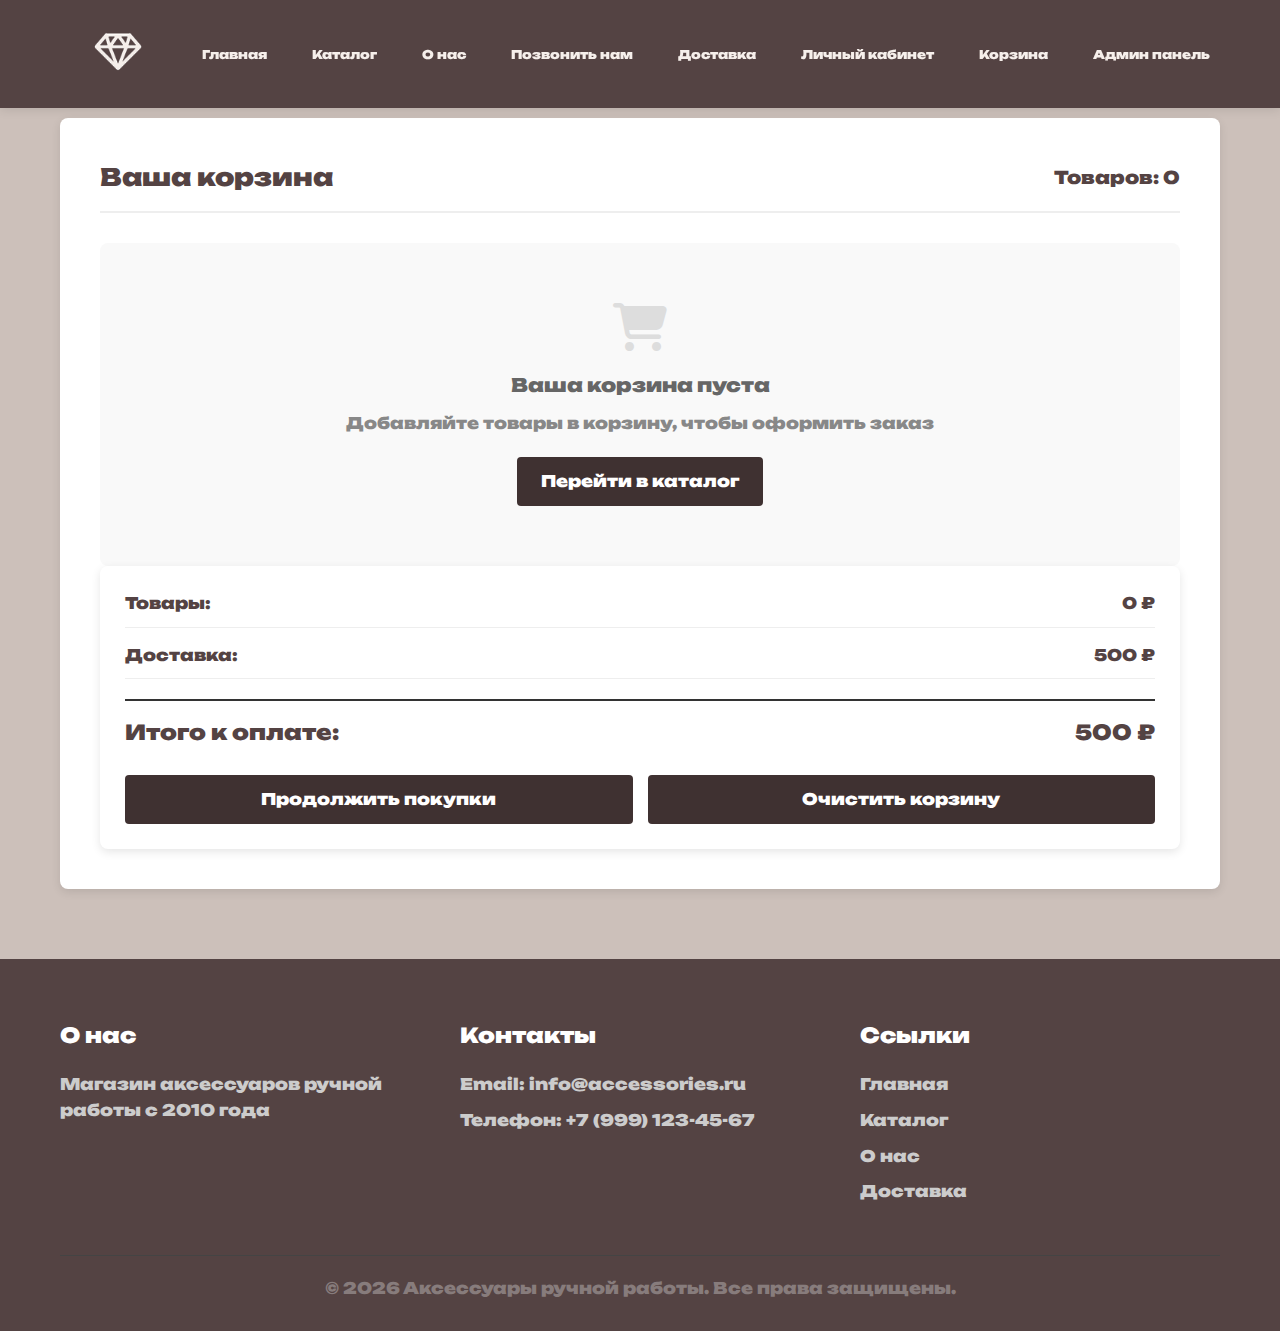
<file: cart.html>
<!DOCTYPE html>
<html lang="ru">
<head>
    <meta charset="UTF-8">
    <meta name="viewport" content="width=device-width, initial-scale=1.0">
    <title>Корзина - Аксессуары ручной работы</title>
    <link rel="stylesheet" href="css/style.css">
    <link rel="stylesheet" href="css/responsive.css">
    <link rel="stylesheet" href="https://cdnjs.cloudflare.com/ajax/libs/font-awesome/6.4.0/css/all.min.css">
</head>
<body>
    <header class="header">
        <div class="container">
            <div class="header-inner">
                <a href="index.html" class="logo">
                    <img src="images/logo.png" alt="Логотип">
                </a>
                
                <nav class="nav">
                    <ul class="nav-list">
                        <li><a href="index.html">Главная</a></li>
                        <li><a href="catalog.html">Каталог</a></li>
                        <li><a href="about.html">О нас</a></li>
                        <li><a href="call.html">Позвонить нам</a></li>
                        <li><a href="delivery.html">Доставка</a></li>
                        <li><a href="account.html">Личный кабинет</a></li>
                        <li><a href="cart.html">Корзина</a></li>
                        <li><a href="admin.html">Админ панель</a></li>
                    </ul>
                </nav>
                
                <div class="burger-menu">
                    <span></span>
                    <span></span>
                    <span></span>
                </div>
            </div>
        </div>
    </header>

    <div class="mobile-menu">
        <ul class="mobile-nav">
            <li><a href="index.html">Главная</a></li>
            <li><a href="catalog.html">Каталог</a></li>
            <li><a href="about.html">О нас</a></li>
            <li><a href="call.html">Позвонить нам</a></li>
            <li><a href="delivery.html">Доставка</a></li>
            <li><a href="account.html">Личный кабинет</a></li>
            <li><a href="cart.html" class="active">Корзина</a></li>
            <li><a href="admin.html">Админ панель</a></li>
        </ul>
    </div>

    <main class="main">
        <div class="container">            
            <div class="cart-container">
                <div class="cart-header">
                    <h2>Ваша корзина</h2>
                    <p id="cart-count">Товаров: 0</p>
                </div>
                
                <div id="cart-items" class="cart-items">
                    <!-- Товары из корзины будут загружены через JavaScript -->
                </div>
                
                <div id="empty-cart" class="empty-message" style="display: block;">
                    <i class="fas fa-shopping-cart fa-3x"></i>
                    <h3>Ваша корзина пуста</h3>
                    <p>Добавляйте товары в корзину, чтобы оформить заказ</p>
                    <a href="catalog.html" class="btn">Перейти в каталог</a>
                </div>
                
                <div class="cart-summary">
                    <div class="summary-row">
                        <span>Товары:</span>
                        <span id="items-total">0 ₽</span>
                    </div>
                    <div class="summary-row">
                        <span>Доставка:</span>
                        <span id="delivery-cost">500 ₽</span>
                    </div>
                    <div class="summary-row total">
                        <span>Итого к оплате:</span>
                        <span id="total-cost">500 ₽</span>
                    </div>
                    
                    <a id="checkout-btn"></a>
                    
                    <div id="checkout-success" class="success-message" style="display: none;">
                        <i class="fas fa-check-circle"></i>
                        <p>Доставка успешно оформлена! Ваш заказ передан в обработку.</p>
                    </div>
                    
                    <div class="cart-actions">
                        <a href="catalog.html" class="btn btn-secondary">Продолжить покупки</a>
                        <button id="clear-cart" class="btn btn-secondary">Очистить корзину</button>
                    </div>
                </div>
            </div>
        </div>
    </main>

    <footer class="footer">
        <div class="container">
            <div class="footer-content">
                <div class="footer-section">
                    <h3>О нас</h3>
                    <p>Магазин аксессуаров ручной работы с 2010 года</p>
                </div>
                <div class="footer-section">
                    <h3>Контакты</h3>
                    <p>Email: info@accessories.ru</p>
                    <p>Телефон: +7 (999) 123-45-67</p>
                </div>
                <div class="footer-section">
                    <h3>Ссылки</h3>
                    <ul class="footer-links">
                        <li><a href="index.html">Главная</a></li>
                        <li><a href="catalog.html">Каталог</a></li>
                        <li><a href="about.html">О нас</a></li>
                        <li><a href="delivery.html">Доставка</a></li>
                    </ul>
                </div>
            </div>
            <div class="footer-bottom">
                <p>&copy; 2026 Аксессуары ручной работы. Все права защищены.</p>
            </div>
        </div>
    </footer>

    <script src="js/main.js"></script>
    <script>
        document.addEventListener('DOMContentLoaded', function() {
            // Загрузка корзины
            function loadCart() {
                const cartItemsContainer = document.getElementById('cart-items');
                const emptyCartMessage = document.getElementById('empty-cart');
                const cartCountElement = document.getElementById('cart-count');
                const itemsTotalElement = document.getElementById('items-total');
                const totalCostElement = document.getElementById('total-cost');
                const checkoutBtn = document.getElementById('checkout-btn');
                
                const cart = JSON.parse(localStorage.getItem('cart') || '[]');
                
                if (cart.length === 0) {
                    cartItemsContainer.style.display = 'none';
                    emptyCartMessage.style.display = 'block';
                    cartCountElement.textContent = 'Товаров: 0';
                    itemsTotalElement.textContent = '0 ₽';
                    totalCostElement.textContent = '500 ₽';
                    checkoutBtn.disabled = true;
                    return;
                }
                
                cartItemsContainer.style.display = 'block';
                emptyCartMessage.style.display = 'none';
                cartItemsContainer.innerHTML = '';
                
                let itemsTotal = 0;
                let totalQuantity = 0;
                
                cart.forEach(item => {
                    const itemTotal = item.price * item.quantity;
                    itemsTotal += itemTotal;
                    totalQuantity += item.quantity;
                    
                    const cartItem = document.createElement('div');
                    cartItem.className = 'cart-item';
                    cartItem.innerHTML = `
                        <div class="cart-item-image">
                            <img src="${item.image}" alt="${item.name}" onerror="this.src='images/product1.png'">
                        </div>
                        <div class="cart-item-details">
                            <h3>${item.name}</h3>
                            <p class="price">${item.price} ₽</p>
                        </div>
                        <div class="cart-item-quantity">
                            <button class="quantity-btn minus" data-id="${item.id}">-</button>
                            <span class="quantity">${item.quantity}</span>
                            <button class="quantity-btn plus" data-id="${item.id}">+</button>
                        </div>
                        <div class="cart-item-total">
                            <span>${itemTotal} ₽</span>
                        </div>
                        <div class="cart-item-remove">
                            <button class="remove-btn" data-id="${item.id}">
                                <i class="fas fa-trash"></i>
                            </button>
                        </div>
                    `;
                    cartItemsContainer.appendChild(cartItem);
                });
                
                const deliveryCost = 500;
                const totalCost = itemsTotal + deliveryCost;
                
                cartCountElement.textContent = `Товаров: ${totalQuantity}`;
                itemsTotalElement.textContent = `${itemsTotal} ₽`;
                totalCostElement.textContent = `${totalCost} ₽`;
                checkoutBtn.disabled = false;
            }
            
            // Изменение количества товаров
            document.addEventListener('click', function(e) {
                const cart = JSON.parse(localStorage.getItem('cart') || '[]');
                
                if (e.target.classList.contains('plus') || e.target.parentElement.classList.contains('plus')) {
                    const button = e.target.classList.contains('plus') ? e.target : e.target.parentElement;
                    const productId = parseInt(button.getAttribute('data-id'));
                    
                    const itemIndex = cart.findIndex(item => item.id === productId);
                    if (itemIndex !== -1) {
                        cart[itemIndex].quantity++;
                        localStorage.setItem('cart', JSON.stringify(cart));
                        loadCart();
                    }
                }
                
                if (e.target.classList.contains('minus') || e.target.parentElement.classList.contains('minus')) {
                    const button = e.target.classList.contains('minus') ? e.target : e.target.parentElement;
                    const productId = parseInt(button.getAttribute('data-id'));
                    
                    const itemIndex = cart.findIndex(item => item.id === productId);
                    if (itemIndex !== -1 && cart[itemIndex].quantity > 1) {
                        cart[itemIndex].quantity--;
                        localStorage.setItem('cart', JSON.stringify(cart));
                        loadCart();
                    }
                }
                
                if (e.target.classList.contains('remove-btn') || e.target.parentElement.classList.contains('remove-btn')) {
                    const button = e.target.classList.contains('remove-btn') ? e.target : e.target.parentElement;
                    const productId = parseInt(button.getAttribute('data-id'));
                    
                    const updatedCart = cart.filter(item => item.id !== productId);
                    localStorage.setItem('cart', JSON.stringify(updatedCart));
                    loadCart();
                }
            });
            
            // Очистка корзины
            document.getElementById('clear-cart').addEventListener('click', function() {
                if (confirm('Вы уверены, что хотите очистить корзину?')) {
                    localStorage.removeItem('cart');
                    loadCart();
                }
            });
            
            // Оформление доставки
            document.getElementById('checkout-btn').addEventListener('click', function() {
                const cart = JSON.parse(localStorage.getItem('cart') || '[]');
                
                if (cart.length === 0) {
                    alert('Корзина пуста!');
                    return;
                }
                
                // Создаем заказ
                const order = {
                    id: Date.now(),
                    date: new Date().toLocaleString('ru-RU'),
                    items: [...cart],
                    total: calculateTotal(),
                    status: 'pending'
                };
                
                // Сохраняем заказ в историю
                let orders = JSON.parse(localStorage.getItem('orders') || '[]');
                orders.push(order);
                localStorage.setItem('orders', JSON.stringify(orders));
                
                // Очищаем корзину
                localStorage.removeItem('cart');
                
                // Показываем сообщение об успехе
                document.getElementById('checkout-success').style.display = 'flex';
                
                // Обновляем отображение корзины
                loadCart();
                
                // Скрываем сообщение через 5 секунд
                setTimeout(() => {
                    document.getElementById('checkout-success').style.display = 'none';
                }, 5000);
            });
            
            function calculateTotal() {
                const cart = JSON.parse(localStorage.getItem('cart') || '[]');
                const itemsTotal = cart.reduce((total, item) => total + (item.price * item.quantity), 0);
                return itemsTotal + 500; // + доставка
            }
            
            // Загружаем корзину при загрузке страницы
            loadCart();
        });
    </script>
</body>
</html>
</file>
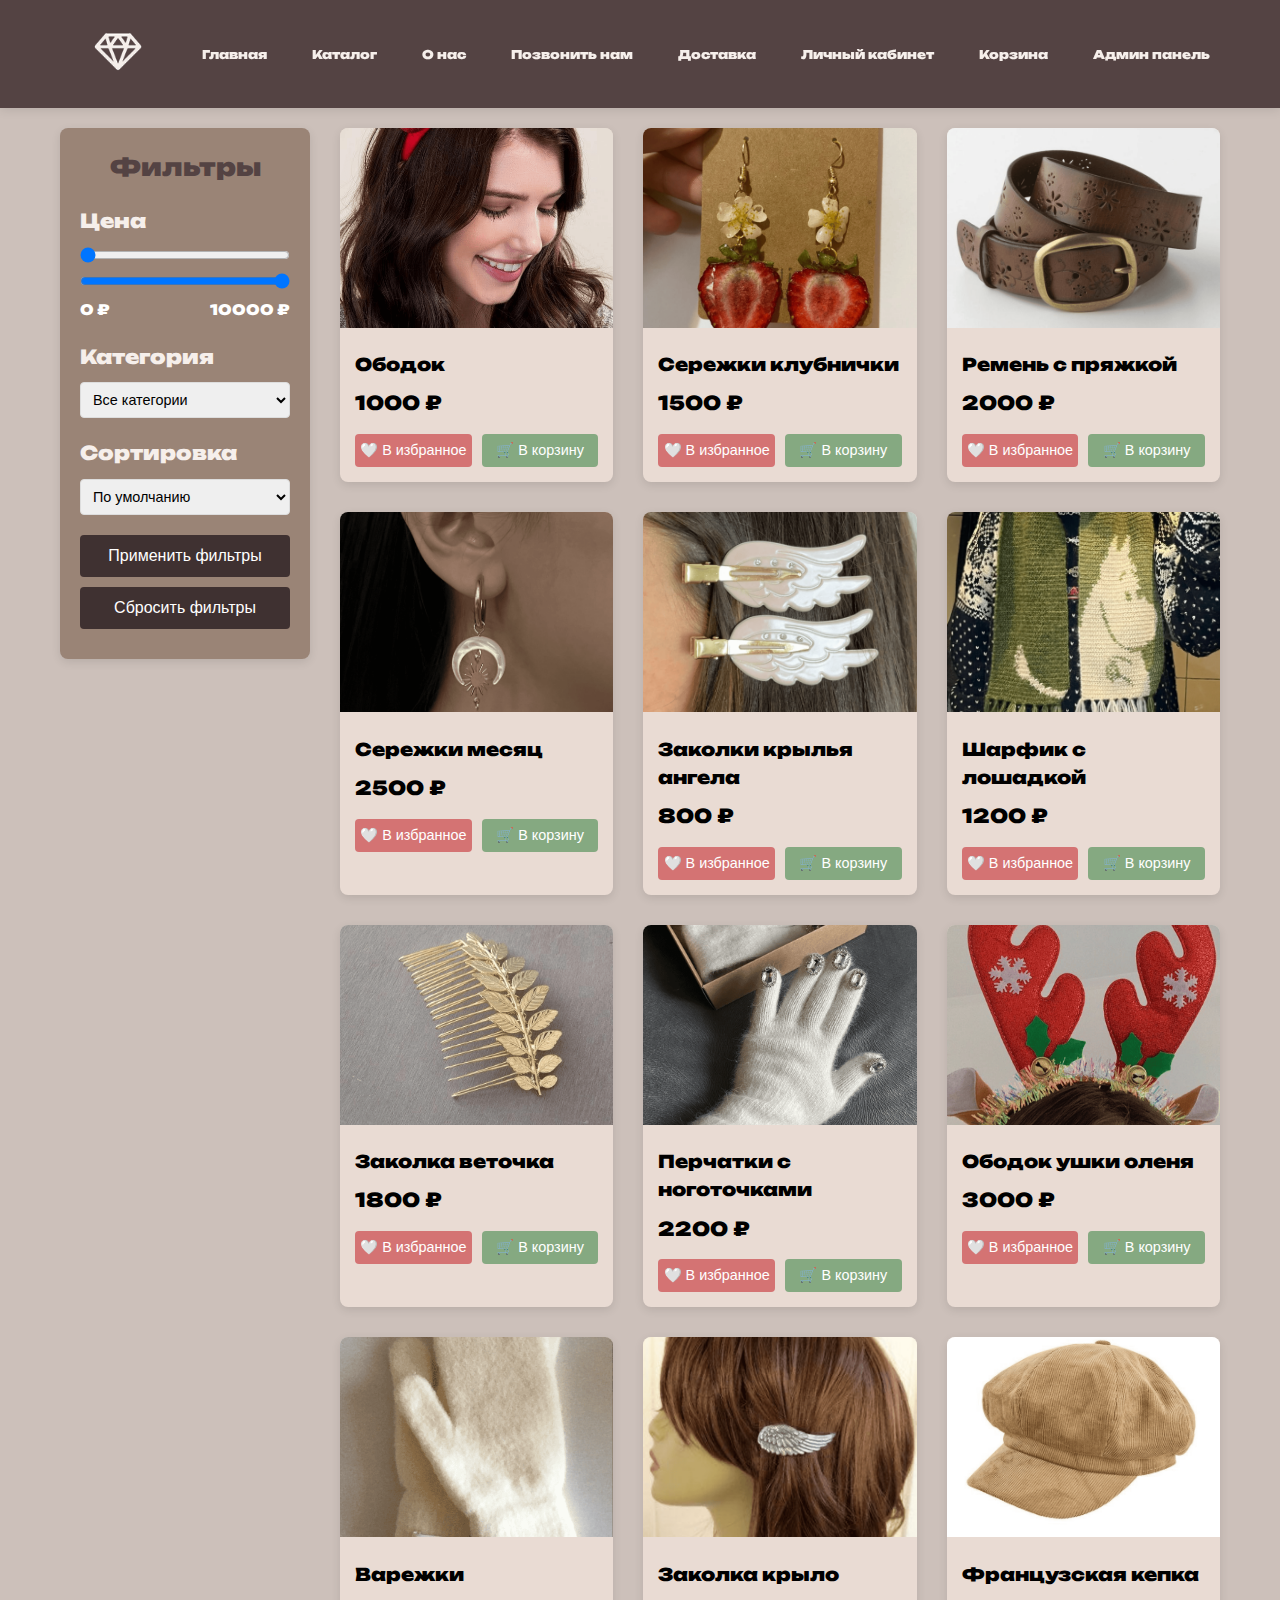
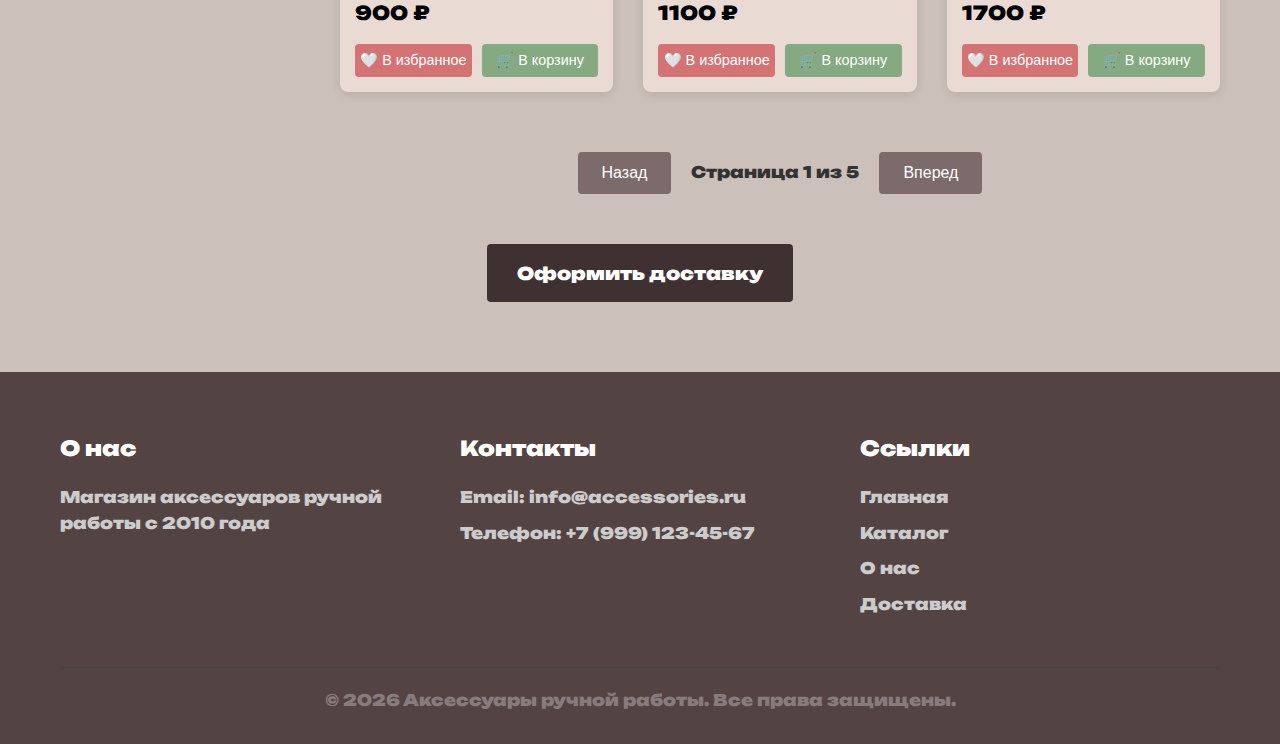
<file: catalog.html>
<!DOCTYPE html>
<html lang="ru">
<head>
    <meta charset="UTF-8">
    <meta name="viewport" content="width=device-width, initial-scale=1.0">
    <title>Каталог - Аксессуары ручной работы</title>
    <link rel="stylesheet" href="css/style.css">
    <link rel="stylesheet" href="css/responsive.css">
    <link rel="stylesheet" href="https://cdnjs.cloudflare.com/ajax/libs/font-awesome/6.4.0/css/all.min.css">
</head>
<body>
    <!-- Хэдер (такой же как на главной) -->
    <header class="header">
        <div class="container">
            <div class="header-inner">
                <a href="index.html" class="logo">
                    <img src="images/logo.png" alt="Логотип">
                </a>
                
                <nav class="nav">
                    <ul class="nav-list">
                        <li><a href="index.html">Главная</a></li>
                        <li><a href="catalog.html">Каталог</a></li>
                        <li><a href="about.html">О нас</a></li>
                        <li><a href="call.html">Позвонить нам</a></li>
                        <li><a href="delivery.html">Доставка</a></li>
                        <li><a href="account.html">Личный кабинет</a></li>
                        <li><a href="cart.html">Корзина</a></li>
                        <li><a href="admin.html">Админ панель</a></li>
                    </ul>
                </nav>
                
                <div class="burger-menu">
                    <span></span>
                    <span></span>
                    <span></span>
                </div>
            </div>
        </div>
    </header>

    <div class="mobile-menu">
        <ul class="mobile-nav">
            <li><a href="index.html">Главная</a></li>
            <li><a href="catalog.html" class="active">Каталог</a></li>
            <li><a href="about.html">О нас</a></li>
            <li><a href="call.html">Позвонить нам</a></li>
            <li><a href="delivery.html">Доставка</a></li>
            <li><a href="account.html">Личный кабинет</a></li>
            <li><a href="cart.html">Корзина</a></li>
            <li><a href="admin.html">Админ панель</a></li>
        </ul>
    </div>

    <main class="main">
        <div class="container">            
            <div class="catalog-container">
                <!-- Фильтры -->
                <aside class="filters">
                    <h3>Фильтры</h3>
                    <div class="filter-group">
                        <h4>Цена</h4>
                        <div class="price-range">
                            <input type="range" id="price-min" min="0" max="10000" value="0">
                            <input type="range" id="price-max" min="0" max="10000" value="10000">
                            <div class="price-values">
                                <span id="min-price-value">0 ₽</span>
                                <span id="max-price-value">10000 ₽</span>
                            </div>
                        </div>
                    </div>
                    
                    <div class="filter-group">
                        <h4>Категория</h4>
                        <select id="category-filter">
                            <option value="all">Все категории</option>
                            <option value="premium">Для волос</option>
                            <option value="classic">Для одежды</option>
                            <option value="modern">Бижутерия</option>
                            <option value="exclusive">Прочее</option>
                        </select>
                    </div>
                    
                    <div class="filter-group">
                        <h4>Сортировка</h4>
                        <select id="sort-by">
                            <option value="default">По умолчанию</option>
                            <option value="price-asc">Цена: по возрастанию</option>
                            <option value="price-desc">Цена: по убыванию</option>
                            <option value="name-asc">Название: А-Я</option>
                            <option value="name-desc">Название: Я-А</option>
                        </select>
                    </div>
                    
                    <button id="apply-filters" class="btn">Применить фильтры</button>
                    <button id="reset-filters" class="btn btn-secondary">Сбросить фильтры</button>
                </aside>
                
                <!-- Сетка товаров -->
                <section class="products-section">
                    <div class="products-grid" id="products-container">
                        <!-- Товары будут загружены через JavaScript -->
                    </div>
                    
                    <div class="pagination">
                        <button id="prev-page" class="btn btn-secondary">Назад</button>
                        <span id="page-info">Страница 1 из 10</span>
                        <button id="next-page" class="btn btn-secondary">Вперед</button>
                    </div>
                </section>
            </div>
            
            <div class="delivery-link">
                <a href="delivery.html" class="btn btn-large">Оформить доставку</a>
            </div>
        </div>
    </main>

    <!-- Футер (такой же как на главной) -->
    <footer class="footer">
        <div class="container">
            <div class="footer-content">
                <div class="footer-section">
                    <h3>О нас</h3>
                    <p>Магазин аксессуаров ручной работы с 2010 года</p>
                </div>
                <div class="footer-section">
                    <h3>Контакты</h3>
                    <p>Email: info@accessories.ru</p>
                    <p>Телефон: +7 (999) 123-45-67</p>
                </div>
                <div class="footer-section">
                    <h3>Ссылки</h3>
                    <ul class="footer-links">
                        <li><a href="index.html">Главная</a></li>
                        <li><a href="catalog.html">Каталог</a></li>
                        <li><a href="about.html">О нас</a></li>
                        <li><a href="delivery.html">Доставка</a></li>
                    </ul>
                </div>
            </div>
            <div class="footer-bottom">
                <p>&copy; 2026 Аксессуары ручной работы. Все права защищены.</p>
            </div>
        </div>
    </footer>

    <script src="js/main.js"></script>
    <script src="js/catalog.js"></script>
</body>
</html>
</file>
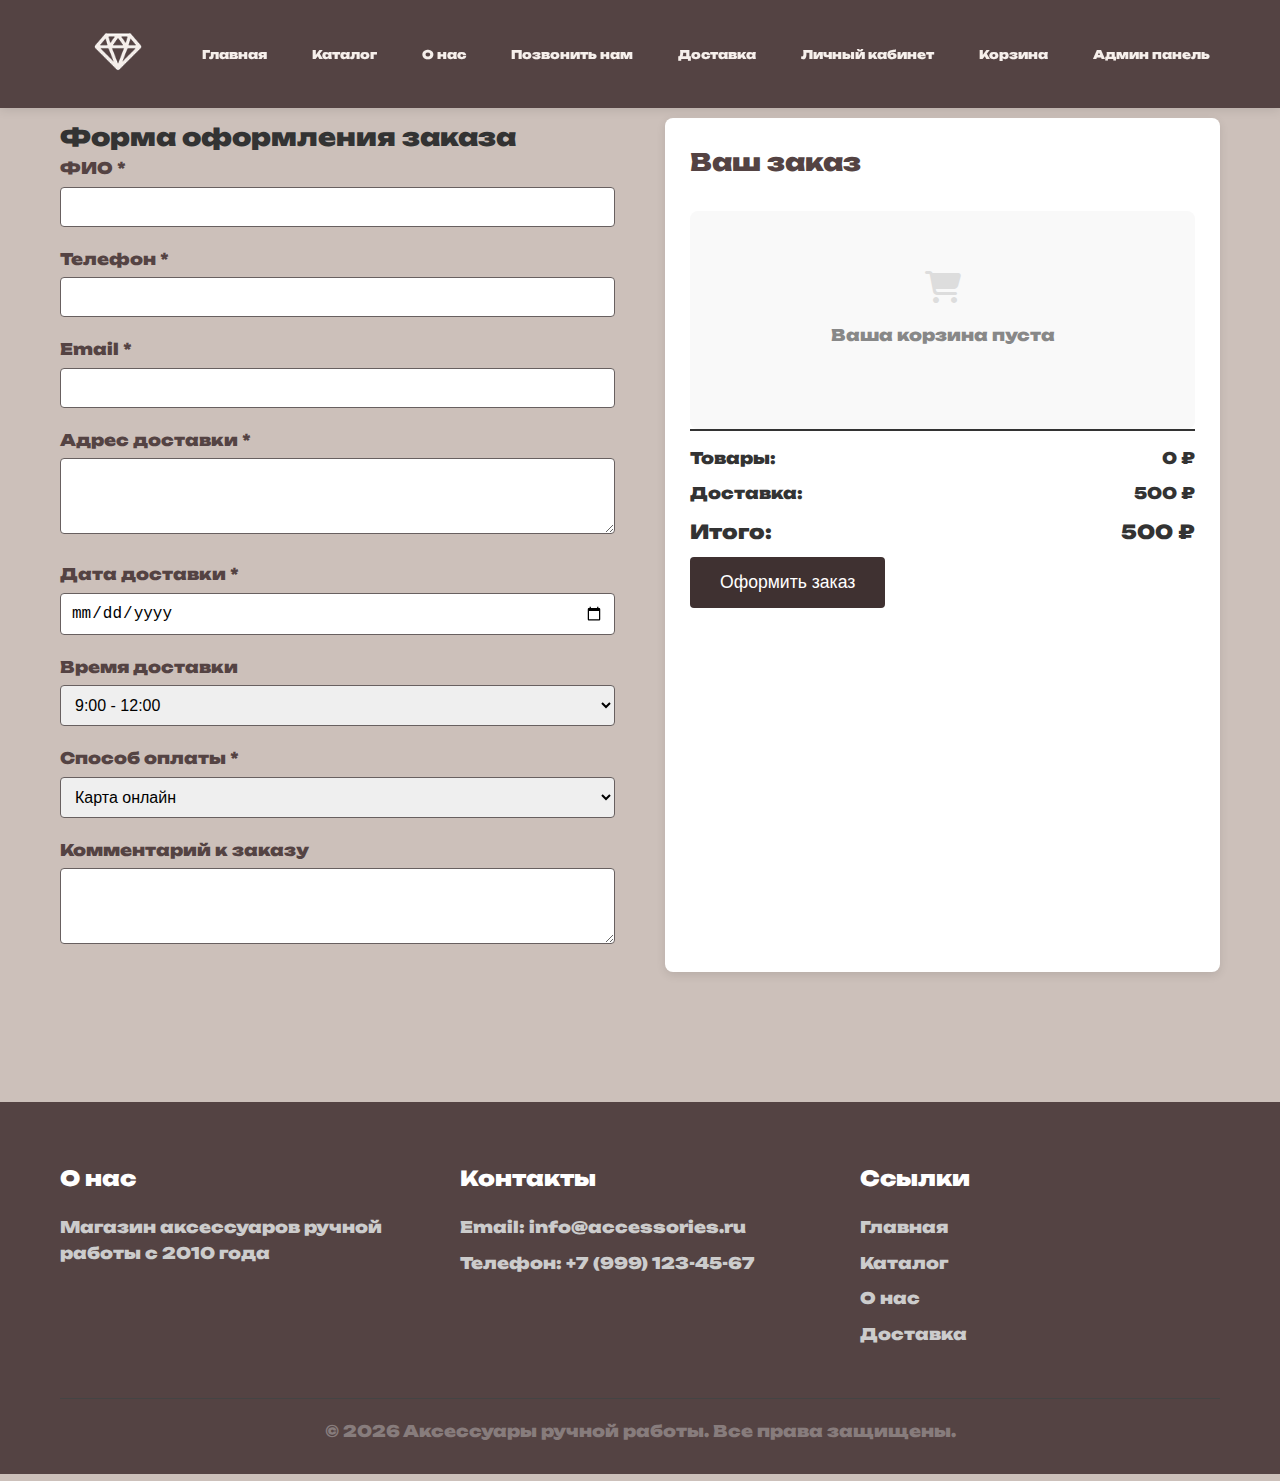
<file: delivery.html>
<!DOCTYPE html>
<html lang="ru">
<head>
    <meta charset="UTF-8">
    <meta name="viewport" content="width=device-width, initial-scale=1.0">
    <title>Доставка - Аксессуары ручной работы</title>
    <link rel="stylesheet" href="css/style.css">
    <link rel="stylesheet" href="css/responsive.css">
    <link rel="stylesheet" href="https://cdnjs.cloudflare.com/ajax/libs/font-awesome/6.4.0/css/all.min.css">
</head>
<body>
    <header class="header">
        <div class="container">
            <div class="header-inner">
                <a href="index.html" class="logo">
                    <img src="images/logo.png" alt="Логотип">
                </a>
                
                <nav class="nav">
                    <ul class="nav-list">
                        <li><a href="index.html">Главная</a></li>
                        <li><a href="catalog.html">Каталог</a></li>
                        <li><a href="about.html">О нас</a></li>
                        <li><a href="call.html">Позвонить нам</a></li>
                        <li><a href="delivery.html">Доставка</a></li>
                        <li><a href="account.html">Личный кабинет</a></li>
                        <li><a href="cart.html">Корзина</a></li>
                        <li><a href="admin.html">Админ панель</a></li>
                    </ul>
                </nav>
                
                <div class="burger-menu">
                    <span></span>
                    <span></span>
                    <span></span>
                </div>
            </div>
        </div>
    </header>

    <div class="mobile-menu">
        <ul class="mobile-nav">
            <li><a href="index.html">Главная</a></li>
            <li><a href="catalog.html">Каталог</a></li>
            <li><a href="about.html">О нас</a></li>
            <li><a href="call.html">Позвонить нам</a></li>
            <li><a href="delivery.html" class="active">Доставка</a></li>
            <li><a href="account.html">Личный кабинет</a></li>
            <li><a href="cart.html">Корзина</a></li>
            <li><a href="admin.html">Админ панель</a></li>
        </ul>
    </div>

    <main class="main">
        <div class="container">            
            <div class="delivery-container">
                <div class="delivery-form">
                    <h2>Форма оформления заказа</h2>
                    <form id="order-form">
                        <div class="form-group">
                            <label for="delivery-name">ФИО *</label>
                            <input type="text" id="delivery-name" required>
                        </div>
                        
                        <div class="form-group">
                            <label for="delivery-phone">Телефон *</label>
                            <input type="tel" id="delivery-phone" required>
                        </div>
                        
                        <div class="form-group">
                            <label for="delivery-email">Email *</label>
                            <input type="email" id="delivery-email" required>
                        </div>
                        
                        <div class="form-group">
                            <label for="delivery-address">Адрес доставки *</label>
                            <textarea id="delivery-address" rows="3" required></textarea>
                        </div>
                        
                        <div class="form-group">
                            <label for="delivery-date">Дата доставки *</label>
                            <input type="date" id="delivery-date" required>
                        </div>
                        
                        <div class="form-group">
                            <label for="delivery-time">Время доставки</label>
                            <select id="delivery-time">
                                <option value="9-12">9:00 - 12:00</option>
                                <option value="12-15">12:00 - 15:00</option>
                                <option value="15-18">15:00 - 18:00</option>
                                <option value="18-21">18:00 - 21:00</option>
                            </select>
                        </div>
                        
                        <div class="form-group">
                            <label for="payment-method">Способ оплаты *</label>
                            <select id="payment-method" required>
                                <option value="card">Карта онлайн</option>
                                <option value="cash">Наличными при получении</option>
                                <option value="transfer">Банковский перевод</option>
                            </select>
                        </div>
                        
                        <div class="form-group">
                            <label for="comments">Комментарий к заказу</label>
                            <textarea id="comments" rows="3"></textarea>
                        </div>
                    </form>
                </div>
                
                <div class="order-summary">
                    <h2>Ваш заказ</h2>
                    <div id="order-items">
                        <!-- Товары из корзины будут загружены через JavaScript -->
                    </div>
                    
                    <div id="empty-order" class="empty-message" style="display: none;">
                        <i class="fas fa-shopping-cart fa-2x"></i>
                        <p>Ваша корзина пуста</p>
                    </div>
                    
                    <div class="order-total">
                        <div class="total-row">
                            <span>Товары:</span>
                            <span id="subtotal">0 ₽</span>
                        </div>
                        <div class="total-row">
                            <span>Доставка:</span>
                            <span id="delivery-cost">500 ₽</span>
                        </div>
                        <div class="total-row total">
                            <span>Итого:</span>
                            <span id="total-cost">500 ₽</span>
                        </div>
                    </div>
                    
                    <button id="place-order" class="btn btn-large">Оформить заказ</button>
                </div>
            </div>
            
            <div id="order-success" class="success-message" style="display: none;">
                <i class="fas fa-check-circle"></i>
                <p>Заказ успешно оформлен! Номер вашего заказа: <strong id="order-number"></strong></p>
            </div>
        </div>
    </main>

    <footer class="footer">
        <div class="container">
            <div class="footer-content">
                <div class="footer-section">
                    <h3>О нас</h3>
                    <p>Магазин аксессуаров ручной работы с 2010 года</p>
                </div>
                <div class="footer-section">
                    <h3>Контакты</h3>
                    <p>Email: info@accessories.ru</p>
                    <p>Телефон: +7 (999) 123-45-67</p>
                </div>
                <div class="footer-section">
                    <h3>Ссылки</h3>
                    <ul class="footer-links">
                        <li><a href="index.html">Главная</a></li>
                        <li><a href="catalog.html">Каталог</a></li>
                        <li><a href="about.html">О нас</a></li>
                        <li><a href="delivery.html">Доставка</a></li>
                    </ul>
                </div>
            </div>
            <div class="footer-bottom">
                <p>&copy; 2026 Аксессуары ручной работы. Все права защищены.</p>
            </div>
        </div>
    </footer>

    <script src="js/main.js"></script>
    <script>
        document.addEventListener('DOMContentLoaded', function() {
            // Загрузка товаров из корзины
            function loadOrderItems() {
                const orderItemsContainer = document.getElementById('order-items');
                const emptyOrderMessage = document.getElementById('empty-order');
                const subtotalElement = document.getElementById('subtotal');
                const totalCostElement = document.getElementById('total-cost');
                const placeOrderBtn = document.getElementById('place-order');
                
                const cart = JSON.parse(localStorage.getItem('cart') || '[]');
                
                if (cart.length === 0) {
                    orderItemsContainer.style.display = 'none';
                    emptyOrderMessage.style.display = 'block';
                    subtotalElement.textContent = '0 ₽';
                    totalCostElement.textContent = '500 ₽';
                    placeOrderBtn.disabled = true;
                    return;
                }
                
                orderItemsContainer.style.display = 'block';
                emptyOrderMessage.style.display = 'none';
                orderItemsContainer.innerHTML = '';
                
                let subtotal = 0;
                
                cart.forEach(item => {
                    const itemTotal = item.price * item.quantity;
                    subtotal += itemTotal;
                    
                    const itemElement = document.createElement('div');
                    itemElement.className = 'order-item';
                    itemElement.innerHTML = `
                        <span>${item.name} × ${item.quantity}</span>
                        <span>${itemTotal} ₽</span>
                    `;
                    orderItemsContainer.appendChild(itemElement);
                });
                
                const deliveryCost = 500;
                const total = subtotal + deliveryCost;
                
                subtotalElement.textContent = subtotal + ' ₽';
                totalCostElement.textContent = total + ' ₽';
                placeOrderBtn.disabled = false;
            }
            
            // Оформление заказа
            document.getElementById('place-order').addEventListener('click', function() {
                const cart = JSON.parse(localStorage.getItem('cart') || '[]');
                
                if (cart.length === 0) {
                    alert('Корзина пуста!');
                    return;
                }
                
                // Проверяем заполнение обязательных полей
                const requiredFields = ['delivery-name', 'delivery-phone', 'delivery-email', 'delivery-address', 'delivery-date'];
                let isValid = true;
                
                requiredFields.forEach(fieldId => {
                    const field = document.getElementById(fieldId);
                    if (!field.value.trim()) {
                        field.style.borderColor = 'red';
                        isValid = false;
                    } else {
                        field.style.borderColor = '#ddd';
                    }
                });
                
                if (!isValid) {
                    alert('Пожалуйста, заполните все обязательные поля (отмечены *)');
                    return;
                }
                
                // Создаем заказ
                const order = {
                    id: Date.now(),
                    date: new Date().toLocaleString('ru-RU'),
                    customer: {
                        name: document.getElementById('delivery-name').value,
                        phone: document.getElementById('delivery-phone').value,
                        email: document.getElementById('delivery-email').value,
                        address: document.getElementById('delivery-address').value,
                        deliveryDate: document.getElementById('delivery-date').value,
                        deliveryTime: document.getElementById('delivery-time').value,
                        paymentMethod: document.getElementById('payment-method').value,
                        comments: document.getElementById('comments').value
                    },
                    items: [...cart],
                    subtotal: calculateSubtotal(),
                    delivery: 500,
                    total: calculateSubtotal() + 500,
                    status: 'pending'
                };
                
                // Сохраняем заказ в историю
                let orders = JSON.parse(localStorage.getItem('orders') || '[]');
                orders.push(order);
                localStorage.setItem('orders', JSON.stringify(orders));
                
                // Очищаем корзину
                localStorage.removeItem('cart');
                
                // Показываем сообщение об успехе
                document.getElementById('order-number').textContent = '#' + order.id;
                document.getElementById('order-success').style.display = 'flex';
                
                // Очищаем форму
                document.getElementById('order-form').reset();
                
                // Обновляем отображение заказа
                loadOrderItems();
                
                // Скрываем сообщение через 5 секунд
                setTimeout(() => {
                    document.getElementById('order-success').style.display = 'none';
                }, 5000);
            });
            
            function calculateSubtotal() {
                const cart = JSON.parse(localStorage.getItem('cart') || '[]');
                return cart.reduce((total, item) => total + (item.price * item.quantity), 0);
            }
            
            // Устанавливаем минимальную дату доставки (завтра)
            const tomorrow = new Date();
            tomorrow.setDate(tomorrow.getDate() + 1);
            const minDate = tomorrow.toISOString().split('T')[0];
            document.getElementById('delivery-date').min = minDate;
            
            // Загружаем данные пользователя если есть
            const userData = JSON.parse(localStorage.getItem('user') || '{}');
            if (userData.name) {
                document.getElementById('delivery-name').value = userData.name;
                document.getElementById('delivery-email').value = userData.email;
                document.getElementById('delivery-phone').value = userData.phone || '';
                document.getElementById('delivery-address').value = userData.address || '';
            }
            
            // Загружаем корзину при загрузке страницы
            loadOrderItems();
        });
    </script>
</body>
</html>
</file>
<file: css/style.css>
/* Основные стили */
@font-face {
    font-family: "Elastre";
    src: url("../fonts/Unbounded-VariableFont_wght.ttf");
    font-weight: 1000;
}

* {
    margin: 0;
    padding: 0;
    box-sizing: border-box;
}

body {
    font-family: 'Elastre', sans-serif;
    line-height: 1.6;
    color: #333;
    background-color: #CCC0BA;
}

.container {
    max-width: 1200px;
    margin: 0 auto;
    padding: 10px 20px;
}

/* Хэдер */
.header {
    background-color: #544343;
    box-shadow: 0 2px 10px rgba(0,0,0,0.1);
    position: sticky;
    top: 0;
    z-index: 1000;
}

.header-inner {
    display: flex;
    justify-content: space-between;
    align-items: center;
    padding: 15px 0;
}

.logo img {
    height: 50px;
    width: auto;
}

.nav-list {
    display: flex;
    list-style: none;
    gap: 25px;
}

.nav-list a {
    text-decoration: none;
    color: #F6EFEB;
    font-size: 12px;
    font-weight: 500;
    transition: color 0.3s;
    padding: 5px 10px;
    border-radius: 4px;
}

.nav-list a:hover,
.nav-list a.active {
    color: #fff;
    background-color: #333;
}

.burger-menu {
    display: none;
    flex-direction: column;
    cursor: pointer;
    gap: 5px;
}

.burger-menu span {
    width: 25px;
    height: 3px;
    background-color: #333;
    transition: 0.3s;
}

/* Мобильное меню */
.mobile-menu {
    display: none;
    position: fixed;
    top: 0;
    left: 0;
    width: 100%;
    height: 100%;
    background-color: rgba(0,0,0,0.9);
    z-index: 999;
    padding-top: 80px;
}

.mobile-menu.active {
    display: block;
}

.mobile-nav {
    list-style: none;
    text-align: center;
}

.mobile-nav li {
    margin: 20px 0;
}

.mobile-nav a {
    color: #fff;
    text-decoration: none;
    font-size: 1.2rem;
    padding: 10px 20px;
    display: block;
}

.mobile-nav a.active {
    background-color: #fff;
    color: #333;
}

/* Основной контент */
.main {
    min-height: calc(100vh - 200px);
}

.page-title {
    font-size: 2.5rem;
    margin-bottom: 30px;
    text-align: center;
    color: #333;
}

/* Кнопки */
.btn {
    display: inline-block;
    padding: 12px 24px;
    background-color: #3F3131;
    color: #fff;
    text-decoration: none;
    border: none;
    border-radius: 4px;
    cursor: pointer;
    transition: background-color 0.3s;
    font-size: 1rem;
    font-weight: 500;
    text-align: center;
}

.btn:hover {
    background-color: #544343;
}

.btn-large {
    padding: 15px 30px;
    font-size: 1.1rem;
}

/* Главная страница */
.hero-banner {
    position: relative;
    height: 100vh;
    min-height: 600px;
    width: 100%;
    overflow: hidden;
    display: flex;
    align-items: center;
    justify-content: center;
    text-align: center;
    margin-bottom: 80px;
}

.hero-background {
    position: absolute;
    top: 0;
    left: 0;
    width: 100%;
    height: 100%;
    z-index: 1;
}

.hero-background img {
    width: 100%;
    height: 100%;
    object-fit: cover;
    object-position: center;
    filter: brightness(0.8);
}

.hero-overlay {
    position: absolute;
    top: 0;
    left: 0;
    width: 100%;
    height: 100%;
    background: linear-gradient(
        to bottom,
        rgba(0, 0, 0, 0.6) 0%,
        rgba(0, 0, 0, 0.4) 50%,
        rgba(0, 0, 0, 0.6) 100%
    );
    z-index: 2;
}

.hero-content {
    position: relative;
    z-index: 3;
    max-width: 800px;
    padding: 0 20px;
    color: white;
    animation: fadeInUp 1s ease-out;
}

.hero-content h1 {
    font-size: 48px;
    font-weight: 300;
    margin-bottom: 30px;
    text-transform: uppercase;
    letter-spacing: 3px;
    line-height: 1.2;
    text-shadow: 2px 2px 4px rgba(0, 0, 0, 0.5);
}

.hero-content p {
    font-size: 20px;
    line-height: 1.6;
    margin-bottom: 40px;
    color: rgba(255, 255, 255, 0.9);
    text-shadow: 1px 1px 3px rgba(0, 0, 0, 0.5);
    max-width: 600px;
    margin-left: auto;
    margin-right: auto;
}

.btn-hero {
    background-color: #F6EFEB;
    color: #544343;
    padding: 20px 50px;
    font-size: 18px;
    font-weight: 500;
    text-transform: uppercase;
    letter-spacing: 2px;
    border: none;
    border-radius: 2px;
    cursor: pointer;
    transition: all 0.3s;
    display: inline-block;
    text-decoration: none;
    box-shadow: 0 10px 20px rgba(0, 0, 0, 0.2);
    position: relative;
    overflow: hidden;
    z-index: 1;
}

.btn-hero:hover {
    background-color: #544343;
    color: #F6EFEB;
    transform: translateY(-5px);
    box-shadow: 0 15px 30px rgba(0, 0, 0, 0.3);
}

.btn-hero:before {
    content: '';
    position: absolute;
    top: 0;
    left: -100%;
    width: 100%;
    height: 100%;
    background: #544343;
    transition: all 0.3s;
    z-index: -1;
}

.btn-hero:hover:before {
    left: 0;
}

/* Анимация появления */
@keyframes fadeInUp {
    from {
        opacity: 0;
        transform: translateY(30px);
    }
    to {
        opacity: 1;
        transform: translateY(0);
    }
}

.new-products {
    margin-bottom: 60px;
}

.new-products h2 {
    font-size: 3rem;
    margin-bottom: 60px;
    text-align: center;
    color: #864545;
}

.products-grid {
    display: grid;
    grid-template-columns: repeat(auto-fit, minmax(250px, 1fr));
    gap: 30px;
}



.product-card {
    background-color: #544343;
    border-radius: 8px;
    overflow: hidden;
    box-shadow: 0 3px 10px rgba(0,0,0,0.1);
    transition: transform 0.3s, box-shadow 0.3s;
}

.product-card:hover {
    transform: translateY(-5px);
    box-shadow: 0 10px 20px rgba(0,0,0,0.15);
}

.product-card img {
    width: 100%;
    height: 400px;
    object-fit: cover;
}

.product-card h3 {
    padding: 15px;
    font-size: 2rem;
    margin: 0;
    color: #FFE1E1;
    text-align: center;
}

.product-card .price {
    padding: 0 15px 15px;
    font-weight: bold;
    color: #333;
    font-size: 1.1rem;
}

/* Каталог */
.catalog-container {
    display: grid;
    grid-template-columns: 250px 1fr;
    gap: 30px;
    padding: 10px 0;
}

.filters {
    background-color: #9A8476;
    padding: 20px;
    border-radius: 8px;
    box-shadow: 0 3px 10px rgba(0,0,0,0.1);
    height: fit-content;
}

.filters h3 {
    margin-bottom: 20px;
    font-size: 1.5rem;
    color: #544343;
    text-align: center;
}

.filter-group {
    margin-bottom: 20px;
}

.filter-group h4 {
    margin-bottom: 10px;
    font-size: 1.2rem;
    color: #F6EFEB;
}

.filter-group select {
    width: 100%;
    padding: 8px;
    border: 1px solid #ddd;
    border-radius: 4px;
    font-size: 0.9rem;
}

.price-range {
    display: flex;
    flex-direction: column;
    gap: 10px;
}

.price-range input[type="range"] {
    width: 100%;
    color: #0088cc;

}

.price-values {
    display: flex;
    justify-content: space-between;
    font-size: 0.9rem;
    color: #FFFFFF;
}

#apply-filters,
#reset-filters {
    width: 100%;
    margin-bottom: 10px;
}

.products-section {
    display: flex;
    flex-direction: column;
    gap: 30px;
}

.pagination {
    display: flex;
    justify-content: center;
    align-items: center;
    gap: 20px;
    margin-top: 30px;
}

.pagination button {
    background-color: #7D6A6A;
}

.delivery-link {
    text-align: center;
    margin-top: 40px;
}

/* Карточка товара в каталоге */
.product-card-catalog {
    background-color: #E9DBD3;
    border-radius: 8px;
    overflow: hidden;
    box-shadow: 0 3px 10px rgba(0,0,0,0.1);
    transition: transform 0.3s;
}

.product-card-catalog:hover {
    transform: translateY(-5px);
}

.product-card-catalog img {
    width: 100%;
    height: 200px;
    object-fit: cover;
}

.product-card-catalog .product-info {
    padding: 15px;
}

.product-card-catalog h3 {
    font-size: 1.1rem;
    margin-bottom: 10px;
    color: #000000;
}

.product-card-catalog .price {
    font-weight: bold;
    color: #000000;
    font-size: 1.2rem;
    margin-bottom: 15px;
}

.product-actions {
    display: flex;
    gap: 10px;
}

.product-actions button {
    flex: 1;
    padding: 8px 0;
    border: none;
    border-radius: 4px;
    cursor: pointer;
    font-size: 0.9rem;
    transition: background-color 0.3s;
}

.add-to-favorites {
    background-color: #D47373;
    color: white;
}

.add-to-favorites:hover {
    background-color: #ff5252;
}

.add-to-cart {
    background-color: #85A981;
    color: white;
}

.add-to-cart:hover {
    background-color: #54da97;
}

/* О нас */
.about-section {
    display: grid;
    grid-template-columns: 1fr 1fr;
    gap: 50px;
    align-items: start;
    margin-bottom: 60px;
}

.about-content h2 {
    font-size: 1.8rem;
    margin-bottom: 20px;
    color: #544343;
}

.about-content h3 {
    font-size: 1.4rem;
    margin: 25px 0 15px;
    color: #544343;
}

.about-content ul {
    list-style-position: inside;
    margin-left: 20px;
    color: #544343;
}

.about-content li {
    margin-bottom: 8px;
    color: #544343;
}

.about-image img {
    width: 100%;
    border-radius: 8px;
    box-shadow: 0 5px 15px rgba(0,0,0,0.1);
}

.team-section h2 {
    font-size: 1.8rem;
    margin-bottom: 30px;
    text-align: center;
}

.team-grid {
    display: grid;
    grid-template-columns: repeat(auto-fit, minmax(250px, 1fr));
    gap: 30px;
}

.team-member {
    text-align: center;
    background-color: #fff;
    padding: 20px;
    border-radius: 8px;
    box-shadow: 0 3px 10px rgba(0,0,0,0.1);
}

.team-member img {
    width: 150px;
    height: 150px;
    border-radius: 50%;
    object-fit: cover;
    margin-bottom: 15px;
}

.team-member h3 {
    margin-bottom: 5px;
}

/* Звонок нам */
.call-container {
    display: grid;
    grid-template-columns: 1fr 1fr;
    gap: 50px;
    margin-bottom: 40px;
}

.call-info h2,
.call-form h2 {
    font-size: 1.8rem;
    margin-bottom: 20px;
    color: #544343;
}

.call-info p,
.call-form p {
    color: #544343;
}

.contact-methods {
    display: grid;
    grid-template-columns: 1fr 1fr;
    gap: 20px;
    margin: 30px 0;
}

.contact-method {
    text-align: center;
    padding: 20px;
    background-color: #FFFCFB;
    border-radius: 8px;
    box-shadow: 0 3px 10px rgba(0,0,0,0.1);
}

.contact-method i {
    font-size: 2rem;
    color: #544343;
    margin-bottom: 10px;
}

.social-links h3 {
    margin-bottom: 15px;
    color: #544343;
}

.social-buttons {
    display: flex;
    gap: 15px;
}

.social-btn {
    flex: 1;
    display: flex;
    align-items: center;
    justify-content: center;
    gap: 10px;
    padding: 12px;
    border-radius: 4px;
    text-decoration: none;
    color: white;
    font-weight: 500;
    transition: opacity 0.3s;
}

.social-btn:hover {
    opacity: 0.9;
}

.telegram {
    background-color: #0088cc;
}

.vk {
    background-color: #4c75a3;
}

/* Формы */
.form-group {
    margin-bottom: 20px;
}

.form-group label {
    display: block;
    margin-bottom: 5px;
    font-weight: 500;
    color: #544343;

}

.form-group input,
.form-group select,
.form-group textarea {
    width: 100%;
    padding: 10px;
    border: 1px solid #686060;
    border-radius: 4px;
    font-size: 1rem;
}

.form-group textarea {
    resize: vertical;
}

/* Сообщение об успехе */
.success-message {
    background-color: #d4edda;
    color: #155724;
    padding: 20px;
    border-radius: 8px;
    display: flex;
    align-items: center;
    gap: 15px;
    margin-top: 30px;
}

.success-message i {
    font-size: 2rem;
}

/* Доставка */
.delivery-container {
    display: grid;
    grid-template-columns: 1fr 1fr;
    gap: 50px;
    margin-bottom: 60px;
}

.order-summary {
    background-color: #fff;
    padding: 25px;
    border-radius: 8px;
    box-shadow: 0 3px 10px rgba(0,0,0,0.1);
}

.order-summary h2 {
    margin-bottom: 20px;
    color: #544343;
}

#order-items {
    margin-bottom: 20px;
}

.order-item {
    display: flex;
    justify-content: space-between;
    padding: 10px 0;
    border-bottom: 1px solid #eee;
}

.order-total {
    border-top: 2px solid #333;
    padding-top: 15px;
}

.total-row {
    display: flex;
    justify-content: space-between;
    margin-bottom: 10px;
}

.total-row.total {
    font-weight: bold;
    font-size: 1.2rem;
    margin-top: 10px;
}

.delivery-info {
    margin-top: 60px;
}

.delivery-info h2 {
    text-align: center;
    margin-bottom: 30px;
}

.info-grid {
    display: grid;
    grid-template-columns: repeat(auto-fit, minmax(200px, 1fr));
    gap: 30px;
}

.info-item {
    text-align: center;
    padding: 20px;
    background-color: #fff;
    border-radius: 8px;
    box-shadow: 0 3px 10px rgba(0,0,0,0.1);
}

.info-item i {
    font-size: 2rem;
    color: #333;
    margin-bottom: 15px;
}

/* Личный кабинет */
.account-container {
    display: grid;
    grid-template-columns: 250px 1fr;
    gap: 30px;
}

.account-sidebar {
    background-color: #fff;
    border-radius: 8px;
    box-shadow: 0 3px 10px rgba(0,0,0,0.1);
    padding: 20px;
    height: fit-content;
}

.user-info {
    text-align: center;
    margin-bottom: 30px;
    color: #544343;
}

.avatar {
    width: 80px;
    height: 80px;
    background-color: #f0f0f0;
    border-radius: 50%;
    display: flex;
    align-items: center;
    justify-content: center;
    margin: 0 auto 15px;
}

.avatar i {
    font-size: 2rem;
    color: #666;
}

.account-menu {
    list-style: none;
}

.account-menu li {
    margin-bottom: 10px;
}

.account-menu a {
    display: block;
    padding: 10px 15px;
    text-decoration: none;
    color: #544343;
    border-radius: 4px;
    transition: background-color 0.3s;
    display: flex;
    align-items: center;
    gap: 10px;
}

.account-menu a:hover,
.account-menu li.active a {
    background-color: #f0f0f0;
}

.account-content {
    background-color: #fff;
    border-radius: 8px;
    box-shadow: 0 3px 10px rgba(0,0,0,0.1);
    padding: 40px;
}

.placeholder-content {
    text-align: center;
    padding: 40px 0;
}

.placeholder-content i {
    margin-bottom: 20px;
    color: #ccc;
}

.placeholder-content h2 {
    margin-bottom: 15px;
}

.placeholder-content p {
    margin-bottom: 10px;
    color: #666;
}

/* Корзина и Админ панель */
.cart-container,
.admin-container {
    background-color: #fff;
    border-radius: 8px;
    box-shadow: 0 3px 10px rgba(0,0,0,0.1);
    padding: 40px;
}

.admin-login {
    max-width: 400px;
    margin: 30px auto 0;
}

/* Футер */
.footer {
    background-color: #544343;
    color: #fff;
    padding: 50px 0 20px;
    margin-top: 60px;
}

.footer-content {
    display: grid;
    grid-template-columns: repeat(auto-fit, minmax(250px, 1fr));
    gap: 40px;
    margin-bottom: 40px;
}

.footer-section h3 {
    font-size: 1.3rem;
    margin-bottom: 20px;
    color: #fff;
}

.footer-section p {
    margin-bottom: 10px;
    color: #ccc;
}

.footer-links {
    list-style: none;
}

.footer-links li {
    margin-bottom: 10px;
}

.footer-links a {
    color: #ccc;
    text-decoration: none;
    transition: color 0.3s;
}

.footer-links a:hover {
    color: #fff;
}

.footer-bottom {
    text-align: center;
    padding-top: 20px;
    border-top: 1px solid #444;
    color: #877C7C;
}

.clickable-text {
    color: #4ecdc4;
    cursor: pointer;
    margin-top: 10px;
    transition: color 0.3s;
}

.clickable-text:hover {
    color: #3db9b0;
    text-decoration: underline;
}

/* Дополнительные стили для account.html, cart.html, admin.html */

/* Личный кабинет - вкладки */
.tab-content {
    display: none;
}

.tab-content.active {
    display: block;
    color: #544343;
}

.profile-form,
.settings-form {
    max-width: 600px;
    margin-top: 30px;
}

/* Избранное в личном кабинете */
#favorites-list .product-card {
    position: relative;
}

#favorites-list .product-actions {
    display: flex;
    gap: 10px;
    margin-top: 15px;
}

.product-card .price {
    text-align: center;
    color: #E1D3CA;
}

#favorites-list .product-actions .btn {
    flex: 1;
    padding: 8px;
    font-size: 0.9rem;
}

/* Сообщения об отсутствии данных */
.empty-message {
    text-align: center;
    padding: 60px 20px;
    background-color: #f9f9f9;
    border-radius: 8px;
    margin-top: 30px;
}

.empty-message i {
    color: #ddd;
    margin-bottom: 20px;
}

.empty-message h3 {
    margin-bottom: 10px;
    color: #666;
}

.empty-message p {
    color: #888;
    margin-bottom: 20px;
}

/* Корзина */
.cart-header {
    display: flex;
    justify-content: space-between;
    align-items: center;
    margin-bottom: 30px;
    padding-bottom: 15px;
    border-bottom: 2px solid #eee;
    color: #544343;
}

#cart-count {
    font-size: 1.1rem;
    color: #544343;
}

.cart-items {
    margin-bottom: 30px;
    color: #544343;
}

.cart-item {
    display: grid;
    grid-template-columns: 100px 2fr 150px 100px 50px;
    gap: 20px;
    align-items: center;
    padding: 20px;
    background-color: #fff;
    border-radius: 8px;
    box-shadow: 0 2px 5px rgba(0,0,0,0.1);
    margin-bottom: 15px;
}

.cart-item-image img {
    width: 100%;
    height: 80px;
    object-fit: cover;
    border-radius: 4px;
}

.cart-item-details h3 {
    font-size: 1.1rem;
    margin-bottom: 5px;
    color: #544343;
}

.cart-item-details .price {
    color: #544343;
    font-weight: bold;
}

.cart-item-quantity {
    display: flex;
    align-items: center;
    gap: 10px;
}

.quantity-btn {
    width: 30px;
    height: 30px;
    border: 1px solid #ddd;
    background-color: #fff;
    border-radius: 4px;
    cursor: pointer;
    font-size: 1.2rem;
    display: flex;
    align-items: center;
    justify-content: center;
}

.quantity-btn:hover {
    background-color: #f5f5f5;
}

.quantity {
    font-size: 1.1rem;
    font-weight: bold;
    min-width: 30px;
    text-align: center;
}

.cart-item-total {
    font-weight: bold;
    font-size: 1.1rem;
    text-align: right;
}

.cart-item-remove .remove-btn {
    background: none;
    border: none;
    color: #ff6b6b;
    cursor: pointer;
    font-size: 1.2rem;
    padding: 5px;
}

.cart-item-remove .remove-btn:hover {
    color: #ff5252;
}

.cart-summary {
    background-color: #fff;
    padding: 25px;
    border-radius: 8px;
    box-shadow: 0 3px 10px rgba(0,0,0,0.1);
}

.summary-row {
    display: flex;
    justify-content: space-between;
    margin-bottom: 15px;
    padding-bottom: 10px;
    border-bottom: 1px solid #eee;
    color: #544343;
}

.summary-row.total {
    font-size: 1.3rem;
    font-weight: bold;
    border-bottom: none;
    padding-bottom: 0;
    margin-top: 20px;
    padding-top: 15px;
    border-top: 2px solid #333;
}

.cart-actions {
    display: flex;
    gap: 15px;
    margin-top: 25px;
}

.cart-actions .btn {
    flex: 1;
    font-family: 'Elastre', sans-serif;
}

/* Админ панель */
.admin-welcome {
    background-color: #fff;
    padding: 30px;
    border-radius: 8px;
    box-shadow: 0 3px 10px rgba(0,0,0,0.1);
    margin-bottom: 30px;
    color: #544343;
}

.admin-stats {
    display: grid;
    grid-template-columns: repeat(auto-fit, minmax(200px, 1fr));
    gap: 20px;
    margin-top: 30px;
}

.stat-card {
    display: flex;
    align-items: center;
    gap: 15px;
    padding: 20px;
    background-color: #f8f9fa;
    border-radius: 8px;
    color: #544343;
}

.stat-card i {
    font-size: 2rem;
    color: #333;
}

.stat-card h3 {
    font-size: 1.8rem;
    margin-bottom: 5px;
}

.stat-card p {
    color: #666;
    font-size: 0.9rem;
}

/* Вкладки админ панели */
.tabs-header {
    display: flex;
    background-color: #fff;
    border-radius: 8px 8px 0 0;
    overflow: hidden;
    box-shadow: 0 3px 10px rgba(0,0,0,0.1);
}

.tab-btn {
    flex: 1;
    padding: 15px;
    background: none;
    border: none;
    font-size: 1rem;
    font-weight: 500;
    cursor: pointer;
    transition: background-color 0.3s;
}

.tab-btn:hover {
    background-color: #f5f5f5;
}

.tab-btn.active {
    background-color: #3F3131;
    color: #fff;
}

.admin-tabs .tab-content {
    display: none;
    background-color: #fff;
    padding: 30px;
    border-radius: 0 0 8px 8px;
    box-shadow: 0 3px 10px rgba(0,0,0,0.1);
}

.admin-tabs .tab-content.active {
    display: block;
}

.tab-header {
    display: flex;
    justify-content: space-between;
    align-items: center;
    margin-bottom: 25px;
    padding-bottom: 15px;
    border-bottom: 1px solid #eee;
}

/* Таблица заказов */
.orders-table-container {
    overflow-x: auto;
}

.orders-table {
    width: 100%;
    border-collapse: collapse;
}

.orders-table th {
    background-color: #f8f9fa;
    padding: 15px;
    text-align: left;
    font-weight: 600;
    border-bottom: 2px solid #dee2e6;
}

.orders-table td {
    padding: 15px;
    border-bottom: 1px solid #dee2e6;
}

.orders-table tbody tr:hover {
    background-color: #f8f9fa;
}

/* Статусы заказов */
.status-badge {
    display: inline-block;
    padding: 5px 10px;
    border-radius: 20px;
    font-size: 0.85rem;
    font-weight: 500;
}

.status-badge.pending {
    background-color: #fff3cd;
    color: #856404;
}

.status-badge.processing {
    background-color: #cce5ff;
    color: #004085;
}

.status-badge.shipped {
    background-color: #d4edda;
    color: #155724;
}

.status-badge.delivered {
    background-color: #d1ecf1;
    color: #0c5460;
}

.status-badge.cancelled {
    background-color: #f8d7da;
    color: #721c24;
}

/* Кнопки действий */
.action-buttons {
    display: flex;
    gap: 8px;
}

.action-btn {
    width: 35px;
    height: 35px;
    border: none;
    border-radius: 4px;
    cursor: pointer;
    display: flex;
    align-items: center;
    justify-content: center;
    transition: background-color 0.3s;
}

.view-btn {
    background-color: #e9ecef;
    color: #495057;
}

.view-btn:hover {
    background-color: #dee2e6;
}

.edit-btn {
    background-color: #cce5ff;
    color: #004085;
}

.edit-btn:hover {
    background-color: #b8daff;
}

.delete-btn {
    background-color: #f8d7da;
    color: #721c24;
}

.delete-btn:hover {
    background-color: #f5c6cb;
}

/* Фильтр заказов */
.filter-orders select {
    padding: 8px 15px;
    border: 1px solid #ddd;
    border-radius: 4px;
    font-size: 0.9rem;
    color: #3F3131;
}

/* Адаптивность */
@media (max-width: 768px) {
    .cart-item {
        grid-template-columns: 80px 1fr;
        grid-template-rows: auto auto auto;
        gap: 15px;
    }
    
    .cart-item-image {
        grid-column: 1;
        grid-row: 1;
    }
    
    .cart-item-details {
        grid-column: 2;
        grid-row: 1;
    }
    
    .cart-item-quantity {
        grid-column: 1;
        grid-row: 2;
    }
    
    .cart-item-total {
        grid-column: 2;
        grid-row: 2;
        text-align: right;
    }
    
    .cart-item-remove {
        grid-column: 1 / span 2;
        grid-row: 3;
        text-align: right;
    }
    
    .tabs-header {
        flex-direction: column;
    }
    
    .orders-table {
        font-size: 0.9rem;
    }
    
    .orders-table th,
    .orders-table td {
        padding: 10px;
    }
    
    .admin-stats {
        grid-template-columns: 1fr;
    }
}

@media (max-width: 576px) {
    .cart-item {
        padding: 15px;
    }
    
    .cart-actions {
        flex-direction: column;
    }
    
    .tab-header {
        flex-direction: column;
        align-items: flex-start;
        gap: 15px;
    }
    
    .action-buttons {
        flex-direction: column;
    }
    
    .action-btn {
        width: 30px;
        height: 30px;
    }
}
</file>
<file: css/responsive.css>
/* Адаптивные стили */
/* responsive.css - Адаптивные стили для hero-секции */

@media (max-width: 1200px) {
    .hero-content h1 {
        font-size: 42px;
    }
    
    .hero-content p {
        font-size: 18px;
    }
    
    .about-preview {
        padding: 50px;
        gap: 50px;
    }
}

@media (max-width: 992px) {
    .hero-banner {
        height: 80vh;
        min-height: 500px;
    }
    
    .hero-content h1 {
        font-size: 36px;
        letter-spacing: 2px;
    }
    
    .hero-content p {
        font-size: 16px;
        max-width: 500px;
    }
    
    .btn-hero {
        padding: 18px 40px;
        font-size: 16px;
    }
    
    .about-preview {
        grid-template-columns: 1fr;
        gap: 40px;
        padding: 40px;
    }
    
    .about-preview-image {
        order: -1;
    }
}

@media (max-width: 768px) {
    .hero-banner {
        height: 70vh;
        min-height: 450px;
        margin-bottom: 60px;
    }
    
    .hero-content h1 {
        font-size: 32px;
        letter-spacing: 1.5px;
        margin-bottom: 20px;
    }
    
    .hero-content p {
        font-size: 15px;
        margin-bottom: 30px;
    }
    
    .btn-hero {
        padding: 15px 35px;
        font-size: 15px;
        letter-spacing: 1.5px;
    }
    
    .section-title {
        font-size: 24px;
        margin-bottom: 40px;
    }
    
    .categories-grid,
    .products-grid {
        grid-template-columns: repeat(auto-fit, minmax(200px, 1fr));
        gap: 20px;
    }
    
    .category-image,
    .product-image {
        height: 180px;
    }
    
    .category-info,
    .product-info {
        padding: 20px;
    }
}

@media (max-width: 576px) {
    .hero-banner {
        height: 60vh;
        min-height: 400px;
        margin-bottom: 50px;
    }
    
    .hero-content h1 {
        font-size: 28px;
        letter-spacing: 1px;
        margin-bottom: 15px;
    }
    
    .hero-content p {
        font-size: 14px;
        margin-bottom: 25px;
        line-height: 1.5;
    }
    
    .btn-hero {
        padding: 12px 30px;
        font-size: 14px;
        letter-spacing: 1px;
    }
    
    .section-title {
        font-size: 20px;
        margin-bottom: 30px;
    }
    
    .categories-grid,
    .products-grid {
        grid-template-columns: 1fr;
        gap: 15px;
    }
    
    .about-preview {
        padding: 30px;
        margin-bottom: 60px;
    }
    
    .about-preview-content h2 {
        font-size: 22px;
        margin-bottom: 20px;
    }
    
    .about-preview-content p {
        font-size: 14px;
        margin-bottom: 20px;
    }
}

@media (max-width: 400px) {
    .hero-banner {
        height: 50vh;
        min-height: 350px;
    }
    
    .hero-content h1 {
        font-size: 24px;
    }
    
    .hero-content p {
        font-size: 13px;
    }
    
    .btn-hero {
        padding: 10px 25px;
        font-size: 13px;
    }
}

@media (max-width: 992px) {
    .hero,
    .about-section,
    .call-container,
    .delivery-container {
        grid-template-columns: 1fr;
        gap: 30px;
    }
    
    .catalog-container {
        grid-template-columns: 1fr;
    }
    
    .account-container {
        grid-template-columns: 1fr;
    }
    
    .contact-methods {
        grid-template-columns: 1fr;
    }
}

@media (max-width: 768px) {
    .nav {
        display: none;
    }
    
    .burger-menu {
        display: flex;
    }
    
    .page-title {
        font-size: 2rem;
    }
    
    .hero-content h2 {
        font-size: 1.6rem;
    }
    
    .categories-grid,
    .products-grid,
    .team-grid {
        grid-template-columns: repeat(auto-fit, minmax(200px, 1fr));
        gap: 20px;
    }
    
    .info-grid {
        grid-template-columns: repeat(2, 1fr);
    }
    
    .social-buttons {
        flex-direction: column;
    }
}

@media (max-width: 576px) {
    .container {
        padding: 0 15px;
    }
    
    .header-inner {
        padding: 10px 0;
    }
    
    .logo img {
        height: 40px;
    }
    
    .page-title {
        font-size: 1.8rem;
    }
    
    .main {
        padding: 30px 0;
    }
    
    .categories-grid,
    .products-grid,
    .team-grid,
    .info-grid {
        grid-template-columns: 1fr;
    }
    
    .filters,
    .account-sidebar {
        position: static;
        width: 100%;
    }
    
    .pagination {
        flex-direction: column;
        gap: 10px;
    }
    
    .footer-content {
        grid-template-columns: 1fr;
        text-align: center;
    }
}
</file>
